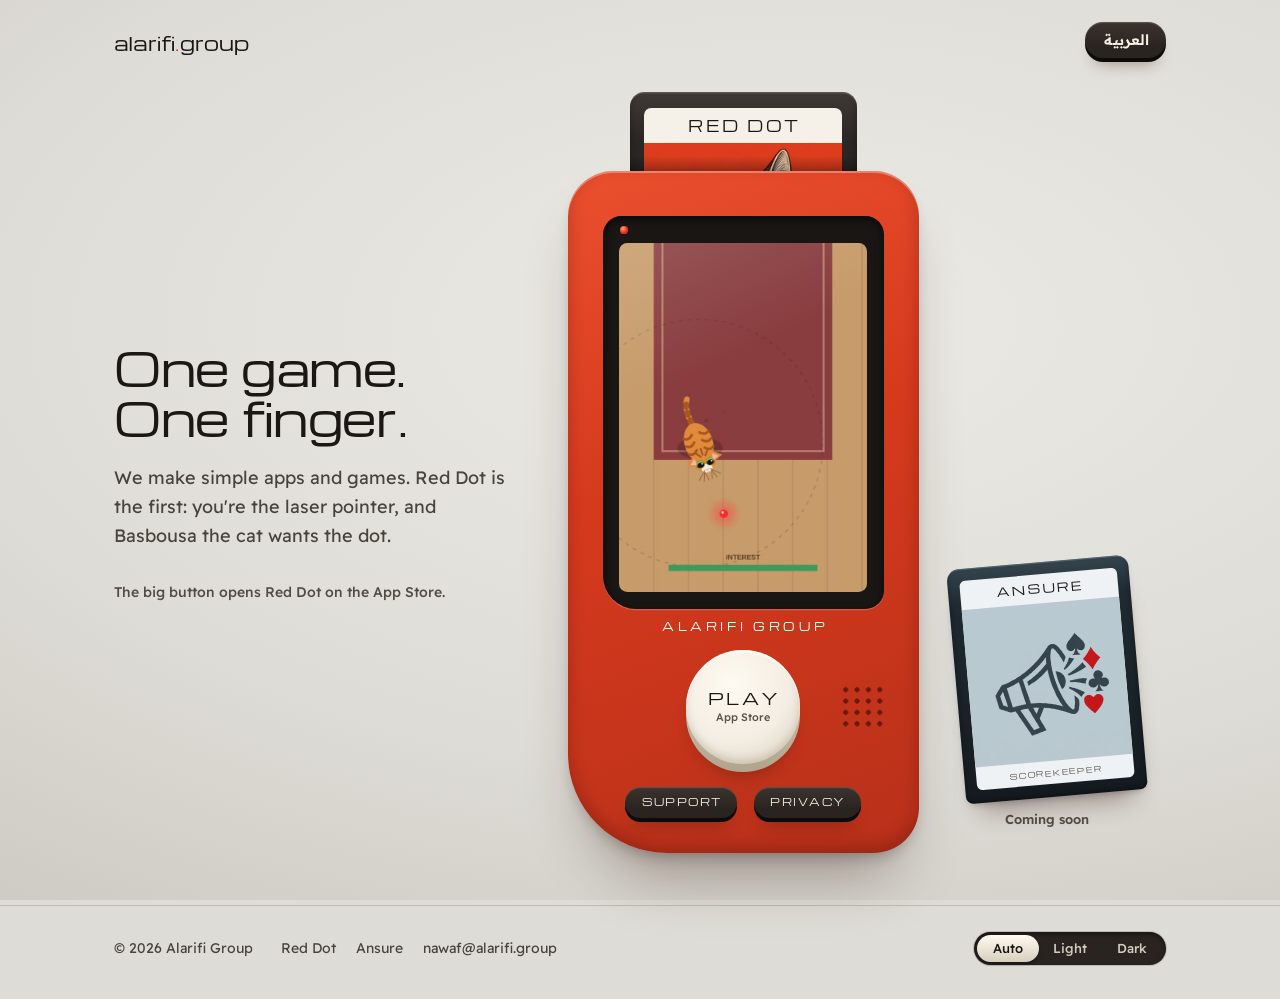
<file: index.html>
<!doctype html>
<html lang="en" dir="ltr" data-title-en="Alarifi Group" data-title-ar="مجموعة العريفي">
<head>
<meta charset="utf-8">
<meta name="viewport" content="width=device-width,initial-scale=1,viewport-fit=cover">
<title>Alarifi Group</title>
<script>(function(d){var l='en',t='';try{var m=/[?&]lang=(ar|en)(?:&|$)/.exec(location.search);if(m){l=m[1];localStorage.setItem('lang',l)}else if(localStorage.getItem('lang')==='ar'){l='ar'}t=localStorage.getItem('theme')||''}catch(e){}d.lang=l;d.dir=l==='ar'?'rtl':'ltr';if(l==='ar'){var a=d.getAttribute('data-title-ar');if(a)document.title=a}if(t==='light'||t==='dark')d.setAttribute('data-theme',t)})(document.documentElement)</script>
<meta name="description" content="Alarifi Group makes simple apps and games, including Red Dot: Cat Laser Chase for iPhone.">
<link rel="canonical" href="https://alarifi.group/">
<link rel="icon" href="favicon.svg" type="image/svg+xml">
<link rel="icon" href="favicon.ico" sizes="32x32">
<link rel="apple-touch-icon" href="apple-touch-icon.png">
<meta name="theme-color" content="#dedcd6" media="(prefers-color-scheme: light)">
<meta name="theme-color" content="#211f1d" media="(prefers-color-scheme: dark)">
<meta property="og:type" content="website">
<meta property="og:site_name" content="Alarifi Group">
<meta property="og:title" content="Alarifi Group">
<meta property="og:description" content="Alarifi Group makes simple apps and games, including Red Dot: Cat Laser Chase for iPhone.">
<meta property="og:url" content="https://alarifi.group/">
<meta property="og:image" content="https://alarifi.group/og.png">
<meta property="og:image:width" content="1200">
<meta property="og:image:height" content="630">
<meta name="twitter:card" content="summary_large_image">
<link rel="preload" href="assets/michroma-latin.woff2" as="font" type="font/woff2" crossorigin>
<link rel="preload" href="assets/readex-latin.woff2" as="font" type="font/woff2" crossorigin>
<link rel="preload" href="assets/reddot-screen.jpg" as="image">
<link rel="stylesheet" href="assets/site.css?v=99c4914076">
<script src="assets/site.js?v=fa13d0c17f" defer></script>
</head>
<body>
<header class="top wrap">
  <a class="mark" href="./"><span class="sr">Alarifi Group</span><span aria-hidden="true" dir="ltr">alarifi<span class="dot">.</span>group</span></a>
  <button class="key key-pill key-desk" type="button" data-toggle-lang><span class="key-face"><span class="key-text"><span data-when="en" lang="ar">العربية</span><span data-when="ar" lang="en">English</span></span></span></button>
</header>
<main class="home wrap">
  <section class="intro">
    <h1><span data-when="en">One game. One finger.</span><span data-when="ar" lang="ar">لعبة واحدة. إصبع واحد.</span></h1>
    <p class="lede" data-when="en">We make simple apps and games. Red Dot is the first: you're the laser pointer, and Basbousa the cat wants the dot.</p><p class="lede" data-when="ar" lang="ar">نصنع تطبيقات وألعابًا بسيطة. النقطة الحمراء أولها: أنت مؤشر الليزر، وبسبوسة القط يبغى النقطة.</p>
    <p class="hint" data-when="en">The big button opens Red Dot on the App Store.</p><p class="hint" data-when="ar" lang="ar">الزر الكبير يفتح النقطة الحمراء في App Store.</p>
  </section>
  <div class="stage has-rack">
<div class="console">
  <a class="cart" href="reddot/">
      <span class="cart-label">
        <span class="cart-name"><span data-when="en">Red Dot</span><span data-when="ar" lang="ar">النقطة الحمراء</span></span>
        <img class="cart-art" src="assets/reddot-art.jpg" width="480" height="480" alt="">
        <span class="cart-sub"><span data-when="en">Cat Laser Chase</span><span data-when="ar" lang="ar">مطاردة القط</span></span>
      </span>
    </a>
  <div class="dev">
    <div class="bezel">
      <span class="led" aria-hidden="true"></span>
      <div class="lcd"><img data-when="en" src="assets/reddot-screen.jpg" width="600" height="845" alt="Red Dot gameplay: Basbousa the cat chasing the red laser dot across a rug"><img data-when="ar" src="assets/reddot-screen.jpg" width="600" height="845" alt="لقطة من النقطة الحمراء: بسبوسة القط يطارد نقطة الليزر الحمراء"></div>
    </div>
    <p class="brand" aria-hidden="true"><span>Alarifi Group</span></p>
    <a class="key key-play" href="https://apps.apple.com/app/id6824105925">
      <span class="key-face"><span class="key-text"><span data-when="en">Play</span><span data-when="ar" lang="ar">العب</span></span><span class="sr" data-when="en"> Red Dot on the </span><span class="sr" data-when="ar" lang="ar"> النقطة الحمراء من </span><span class="key-sub">App Store</span></span>
    </a>
    <nav class="dev-keys" aria-label="Red Dot">
      <a class="key key-pill" href="reddot/support"><span class="key-face"><span class="key-text"><span data-when="en">Support</span><span data-when="ar" lang="ar">الدعم</span></span></span></a>
      <a class="key key-pill" href="reddot/privacy"><span class="key-face"><span class="key-text"><span data-when="en">Privacy</span><span data-when="ar" lang="ar">الخصوصية</span></span></span></a>
    </nav>
    <span class="grille" aria-hidden="true"></span>
  </div>
</div>
  <ul class="rack">
      <li><a class="cart" href="ansure/" style="--plastic-hi:#34444d;--plastic:#1f2a31;--plastic-lo:#141b20;--label:#eef2f4">
      <span class="cart-label">
        <span class="cart-name"><span data-when="en">Ansure</span><span data-when="ar" lang="ar">أنشر</span></span>
        <img class="cart-art" src="assets/ansure-art.jpg" width="480" height="480" alt="">
        <span class="cart-sub"><span data-when="en">Scorekeeper</span><span data-when="ar" lang="ar">سجل الصكة</span></span>
      </span>
    </a><span class="rack-note" data-when="en">Coming soon</span><span class="rack-note" data-when="ar" lang="ar">قريبًا</span></li>
  </ul>
  </div>
</main>
<footer class="foot">
  <div class="foot-in wrap">
    <p>© 2026 <span data-when="en">Alarifi Group</span><span data-when="ar" lang="ar">مجموعة العريفي</span></p>
    <ul class="foot-links">
      <li><a href="reddot/"><span data-when="en">Red Dot</span><span data-when="ar" lang="ar">النقطة الحمراء</span></a></li>
      <li><a href="ansure/"><span data-when="en">Ansure</span><span data-when="ar" lang="ar">أنشر</span></a></li>
      <li><a href="mailto:nawaf@alarifi.group"><bdi>nawaf@alarifi.group</bdi></a></li>
    </ul>
    <div class="switch" role="group" aria-label="Theme">
      <button type="button" data-set-theme="auto" aria-pressed="true"><span data-when="en">Auto</span><span data-when="ar" lang="ar">تلقائي</span></button>
      <button type="button" data-set-theme="light" aria-pressed="false"><span data-when="en">Light</span><span data-when="ar" lang="ar">فاتح</span></button>
      <button type="button" data-set-theme="dark" aria-pressed="false"><span data-when="en">Dark</span><span data-when="ar" lang="ar">داكن</span></button>
      <span class="switch-knob" aria-hidden="true"></span>
    </div>
  </div>
</footer>
</body>
</html>
</file>
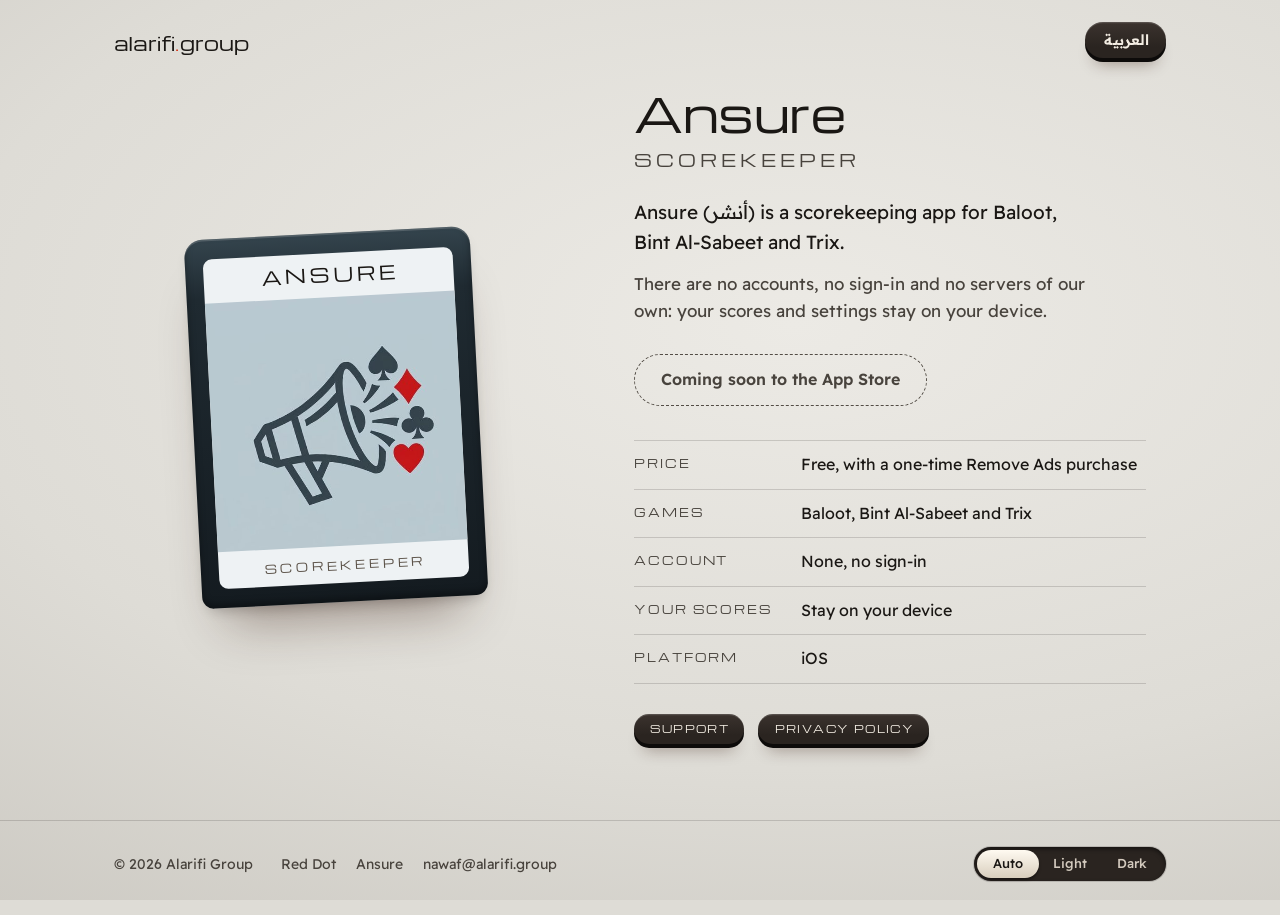
<file: ansure/index.html>
<!doctype html>
<html lang="en" dir="ltr" data-title-en="Ansure" data-title-ar="أنشر: سجل الصكة">
<head>
<meta charset="utf-8">
<meta name="viewport" content="width=device-width,initial-scale=1,viewport-fit=cover">
<title>Ansure</title>
<script>(function(d){var l='en',t='';try{var m=/[?&]lang=(ar|en)(?:&|$)/.exec(location.search);if(m){l=m[1];localStorage.setItem('lang',l)}else if(localStorage.getItem('lang')==='ar'){l='ar'}t=localStorage.getItem('theme')||''}catch(e){}d.lang=l;d.dir=l==='ar'?'rtl':'ltr';if(l==='ar'){var a=d.getAttribute('data-title-ar');if(a)document.title=a}if(t==='light'||t==='dark')d.setAttribute('data-theme',t)})(document.documentElement)</script>
<meta name="description" content="Ansure (أنشر) is a scorekeeping app for Baloot, Bint Al-Sabeet and Trix, by Alarifi Group.">
<link rel="canonical" href="https://alarifi.group/ansure/">
<link rel="icon" href="../favicon.svg" type="image/svg+xml">
<link rel="icon" href="../favicon.ico" sizes="32x32">
<link rel="apple-touch-icon" href="../apple-touch-icon.png">
<meta name="theme-color" content="#dedcd6" media="(prefers-color-scheme: light)">
<meta name="theme-color" content="#211f1d" media="(prefers-color-scheme: dark)">
<meta property="og:type" content="website">
<meta property="og:site_name" content="Alarifi Group">
<meta property="og:title" content="Ansure">
<meta property="og:description" content="Ansure (أنشر) is a scorekeeping app for Baloot, Bint Al-Sabeet and Trix, by Alarifi Group.">
<meta property="og:url" content="https://alarifi.group/ansure/">
<meta property="og:image" content="https://alarifi.group/og.png">
<meta property="og:image:width" content="1200">
<meta property="og:image:height" content="630">
<meta name="twitter:card" content="summary_large_image">
<link rel="preload" href="../assets/michroma-latin.woff2" as="font" type="font/woff2" crossorigin>
<link rel="preload" href="../assets/readex-latin.woff2" as="font" type="font/woff2" crossorigin>
<link rel="stylesheet" href="../assets/site.css?v=99c4914076">
<script src="../assets/site.js?v=fa13d0c17f" defer></script>
</head>
<body>
<header class="top wrap">
  <a class="mark" href="../"><span class="sr">Alarifi Group</span><span aria-hidden="true" dir="ltr">alarifi<span class="dot">.</span>group</span></a>
  <button class="key key-pill key-desk" type="button" data-toggle-lang><span class="key-face"><span class="key-text"><span data-when="en" lang="ar">العربية</span><span data-when="ar" lang="en">English</span></span></span></button>
</header>
<main class="app-page wrap">
  <div class="app-object">
    <div class="cart" aria-hidden="true" style="--plastic-hi:#34444d;--plastic:#1f2a31;--plastic-lo:#141b20;--label:#eef2f4">
      <span class="cart-label">
        <span class="cart-name"><span data-when="en">Ansure</span><span data-when="ar" lang="ar">أنشر</span></span>
        <img class="cart-art" src="../assets/ansure-art.jpg" width="480" height="480" alt="">
        <span class="cart-sub"><span data-when="en">Scorekeeper</span><span data-when="ar" lang="ar">سجل الصكة</span></span>
      </span>
    </div>
  </div>
  <section class="app-info">
    <h1><span data-when="en">Ansure</span><span data-when="ar" lang="ar">أنشر</span><span class="sr">: </span><span class="h1-sub"><span data-when="en">Scorekeeper</span><span data-when="ar" lang="ar">سجل الصكة</span></span></h1>
    <p class="lede" data-when="en">Ansure (أنشر) is a scorekeeping app for Baloot, Bint Al-Sabeet and Trix.</p><p class="lede" data-when="ar" lang="ar">أنشر تطبيق لتسجيل نتائج البلوت وبنت السبيت وتريكس.</p>
    <p class="more" data-when="en">There are no accounts, no sign-in and no servers of our own: your scores and settings stay on your device.</p><p class="more" data-when="ar" lang="ar">لا حسابات، ولا تسجيل دخول، ولا خوادم خاصة بنا: نتائجك وإعداداتك تبقى على جهازك فقط.</p>
    <div class="app-actions">
      <p class="app-soon"><span data-when="en">Coming soon to the App Store</span><span data-when="ar" lang="ar">قريبًا على App Store</span></p>
    </div>
    <dl class="spec">
      <div><dt><span data-when="en">Price</span><span data-when="ar" lang="ar">السعر</span></dt><dd><span data-when="en">Free, with a one-time Remove Ads purchase</span><span data-when="ar" lang="ar">مجاني، مع شراء لمرة واحدة لإزالة الإعلانات</span></dd></div>
      <div><dt><span data-when="en">Games</span><span data-when="ar" lang="ar">الألعاب</span></dt><dd><span data-when="en">Baloot, Bint Al-Sabeet and Trix</span><span data-when="ar" lang="ar">بلوت وبنت السبيت وتريكس</span></dd></div>
      <div><dt><span data-when="en">Account</span><span data-when="ar" lang="ar">الحساب</span></dt><dd><span data-when="en">None, no sign-in</span><span data-when="ar" lang="ar">لا حسابات ولا تسجيل دخول</span></dd></div>
      <div><dt><span data-when="en">Your scores</span><span data-when="ar" lang="ar">نتائجك</span></dt><dd><span data-when="en">Stay on your device</span><span data-when="ar" lang="ar">تبقى على جهازك</span></dd></div>
      <div><dt><span data-when="en">Platform</span><span data-when="ar" lang="ar">المنصة</span></dt><dd>iOS</dd></div>
    </dl>
    <nav class="app-links" aria-label="Ansure">
      <a class="key key-pill key-desk" href="support"><span class="key-face"><span class="key-text"><span data-when="en">Support</span><span data-when="ar" lang="ar">الدعم</span></span></span></a>
      <a class="key key-pill key-desk" href="privacy"><span class="key-face"><span class="key-text"><span data-when="en">Privacy policy</span><span data-when="ar" lang="ar">سياسة الخصوصية</span></span></span></a>
    </nav>
  </section>
</main>
<footer class="foot">
  <div class="foot-in wrap">
    <p>© 2026 <span data-when="en">Alarifi Group</span><span data-when="ar" lang="ar">مجموعة العريفي</span></p>
    <ul class="foot-links">
      <li><a href="../reddot/"><span data-when="en">Red Dot</span><span data-when="ar" lang="ar">النقطة الحمراء</span></a></li>
      <li><a href="../ansure/"><span data-when="en">Ansure</span><span data-when="ar" lang="ar">أنشر</span></a></li>
      <li><a href="mailto:nawaf@alarifi.group"><bdi>nawaf@alarifi.group</bdi></a></li>
    </ul>
    <div class="switch" role="group" aria-label="Theme">
      <button type="button" data-set-theme="auto" aria-pressed="true"><span data-when="en">Auto</span><span data-when="ar" lang="ar">تلقائي</span></button>
      <button type="button" data-set-theme="light" aria-pressed="false"><span data-when="en">Light</span><span data-when="ar" lang="ar">فاتح</span></button>
      <button type="button" data-set-theme="dark" aria-pressed="false"><span data-when="en">Dark</span><span data-when="ar" lang="ar">داكن</span></button>
      <span class="switch-knob" aria-hidden="true"></span>
    </div>
  </div>
</footer>
</body>
</html>
</file>
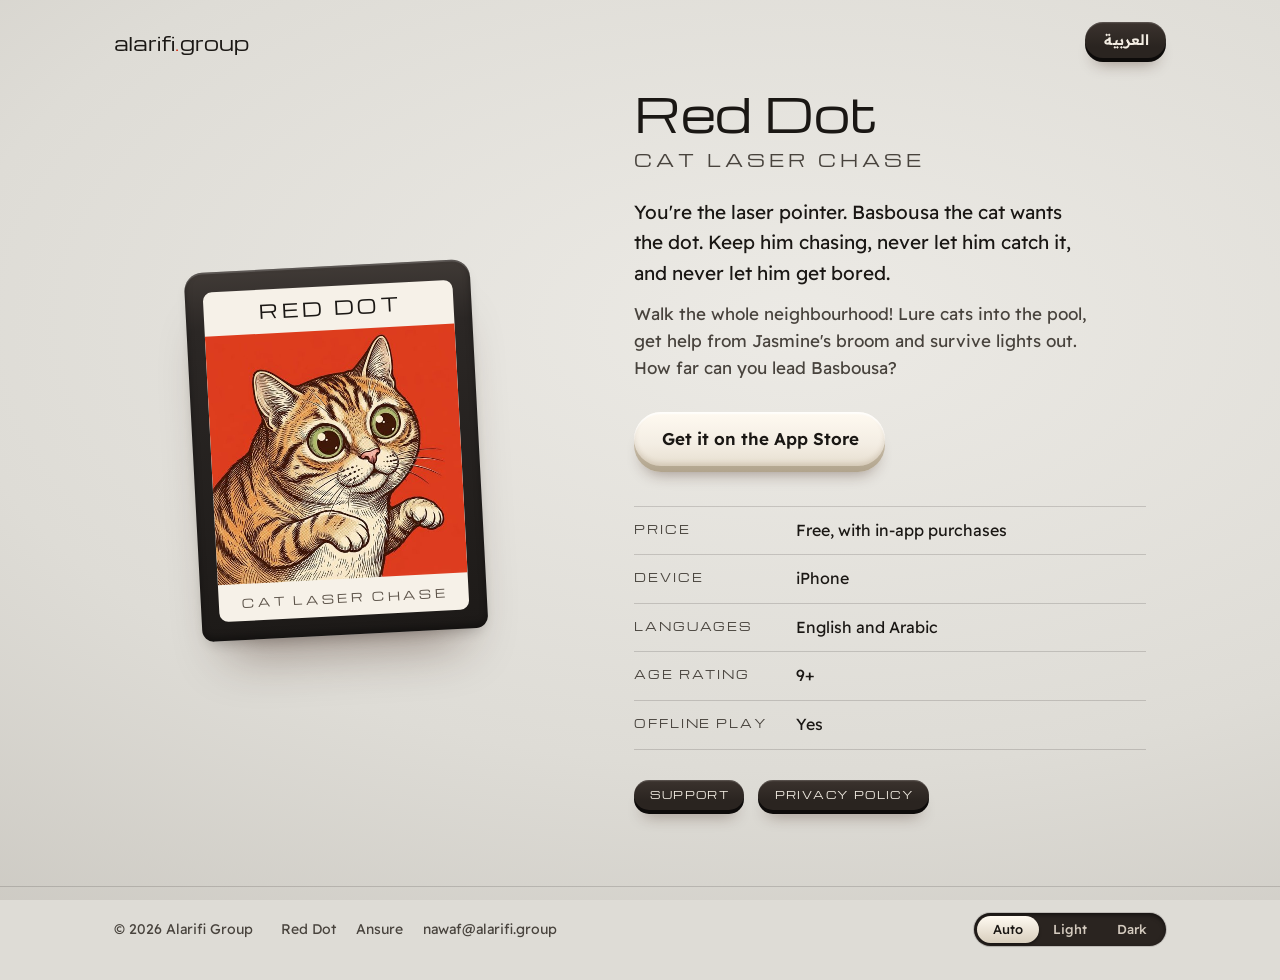
<file: reddot/index.html>
<!doctype html>
<html lang="en" dir="ltr" data-title-en="Red Dot: Cat Laser Chase" data-title-ar="النقطة الحمراء: مطاردة القط">
<head>
<meta charset="utf-8">
<meta name="viewport" content="width=device-width,initial-scale=1,viewport-fit=cover">
<title>Red Dot: Cat Laser Chase</title>
<script>(function(d){var l='en',t='';try{var m=/[?&]lang=(ar|en)(?:&|$)/.exec(location.search);if(m){l=m[1];localStorage.setItem('lang',l)}else if(localStorage.getItem('lang')==='ar'){l='ar'}t=localStorage.getItem('theme')||''}catch(e){}d.lang=l;d.dir=l==='ar'?'rtl':'ltr';if(l==='ar'){var a=d.getAttribute('data-title-ar');if(a)document.title=a}if(t==='light'||t==='dark')d.setAttribute('data-theme',t)})(document.documentElement)</script>
<meta name="description" content="You're the laser pointer. Basbousa the cat wants the dot. Red Dot: Cat Laser Chase for iPhone, by Alarifi Group.">
<link rel="canonical" href="https://alarifi.group/reddot/">
<link rel="icon" href="../favicon.svg" type="image/svg+xml">
<link rel="icon" href="../favicon.ico" sizes="32x32">
<link rel="apple-touch-icon" href="../apple-touch-icon.png">
<meta name="theme-color" content="#dedcd6" media="(prefers-color-scheme: light)">
<meta name="theme-color" content="#211f1d" media="(prefers-color-scheme: dark)">
<meta property="og:type" content="website">
<meta property="og:site_name" content="Alarifi Group">
<meta property="og:title" content="Red Dot: Cat Laser Chase">
<meta property="og:description" content="You're the laser pointer. Basbousa the cat wants the dot. Red Dot: Cat Laser Chase for iPhone, by Alarifi Group.">
<meta property="og:url" content="https://alarifi.group/reddot/">
<meta property="og:image" content="https://alarifi.group/og.png">
<meta property="og:image:width" content="1200">
<meta property="og:image:height" content="630">
<meta name="twitter:card" content="summary_large_image">
<meta name="apple-itunes-app" content="app-id=6824105925">
<link rel="preload" href="../assets/michroma-latin.woff2" as="font" type="font/woff2" crossorigin>
<link rel="preload" href="../assets/readex-latin.woff2" as="font" type="font/woff2" crossorigin>
<link rel="stylesheet" href="../assets/site.css?v=99c4914076">
<script src="../assets/site.js?v=fa13d0c17f" defer></script>
</head>
<body>
<header class="top wrap">
  <a class="mark" href="../"><span class="sr">Alarifi Group</span><span aria-hidden="true" dir="ltr">alarifi<span class="dot">.</span>group</span></a>
  <button class="key key-pill key-desk" type="button" data-toggle-lang><span class="key-face"><span class="key-text"><span data-when="en" lang="ar">العربية</span><span data-when="ar" lang="en">English</span></span></span></button>
</header>
<main class="app-page wrap">
  <div class="app-object">
    <div class="cart" aria-hidden="true">
      <span class="cart-label">
        <span class="cart-name"><span data-when="en">Red Dot</span><span data-when="ar" lang="ar">النقطة الحمراء</span></span>
        <img class="cart-art" src="../assets/reddot-art.jpg" width="480" height="480" alt="">
        <span class="cart-sub"><span data-when="en">Cat Laser Chase</span><span data-when="ar" lang="ar">مطاردة القط</span></span>
      </span>
    </div>
  </div>
  <section class="app-info">
    <h1><span data-when="en">Red Dot</span><span data-when="ar" lang="ar">النقطة الحمراء</span><span class="sr">: </span><span class="h1-sub"><span data-when="en">Cat Laser Chase</span><span data-when="ar" lang="ar">مطاردة القط</span></span></h1>
    <p class="lede" data-when="en">You're the laser pointer. Basbousa the cat wants the dot. Keep him chasing, never let him catch it, and never let him get bored.</p><p class="lede" data-when="ar" lang="ar">أنت مؤشر الليزر. بسبوسة القط يبغى النقطة. خلّه يطارد، لا تخليه يمسكها، ولا تخليه يملّ.</p>
    <p class="more" data-when="en">Walk the whole neighbourhood! Lure cats into the pool, get help from Jasmine's broom and survive lights out. How far can you lead Basbousa?</p><p class="more" data-when="ar" lang="ar">امشِ في الحي كله! ودّ القطط للمسبح، خلّ مكنسة ياسمين تساعدك، واصمد لما ينطفي النور. لين تقدر توصل مع بسبوسة؟</p>
    <div class="app-actions">
      <a class="key key-cream" href="https://apps.apple.com/app/id6824105925"><span class="key-face"><span class="key-text"><span data-when="en">Get it on the App Store</span><span data-when="ar" lang="ar">حمّلها من App Store</span></span></span></a>
    </div>
    <dl class="spec">
      <div><dt><span data-when="en">Price</span><span data-when="ar" lang="ar">السعر</span></dt><dd><span data-when="en">Free, with in-app purchases</span><span data-when="ar" lang="ar">مجانية، مع مشتريات داخل التطبيق</span></dd></div>
      <div><dt><span data-when="en">Device</span><span data-when="ar" lang="ar">الجهاز</span></dt><dd><span data-when="en">iPhone</span><span data-when="ar" lang="ar">آيفون</span></dd></div>
      <div><dt><span data-when="en">Languages</span><span data-when="ar" lang="ar">اللغات</span></dt><dd><span data-when="en">English and Arabic</span><span data-when="ar" lang="ar">العربية والإنجليزية</span></dd></div>
      <div><dt><span data-when="en">Age rating</span><span data-when="ar" lang="ar">التصنيف العمري</span></dt><dd>9+</dd></div>
      <div><dt><span data-when="en">Offline play</span><span data-when="ar" lang="ar">اللعب بدون إنترنت</span></dt><dd><span data-when="en">Yes</span><span data-when="ar" lang="ar">نعم</span></dd></div>
    </dl>
    <nav class="app-links" aria-label="Red Dot">
      <a class="key key-pill key-desk" href="support"><span class="key-face"><span class="key-text"><span data-when="en">Support</span><span data-when="ar" lang="ar">الدعم</span></span></span></a>
      <a class="key key-pill key-desk" href="privacy"><span class="key-face"><span class="key-text"><span data-when="en">Privacy policy</span><span data-when="ar" lang="ar">سياسة الخصوصية</span></span></span></a>
    </nav>
  </section>
</main>
<footer class="foot">
  <div class="foot-in wrap">
    <p>© 2026 <span data-when="en">Alarifi Group</span><span data-when="ar" lang="ar">مجموعة العريفي</span></p>
    <ul class="foot-links">
      <li><a href="../reddot/"><span data-when="en">Red Dot</span><span data-when="ar" lang="ar">النقطة الحمراء</span></a></li>
      <li><a href="../ansure/"><span data-when="en">Ansure</span><span data-when="ar" lang="ar">أنشر</span></a></li>
      <li><a href="mailto:nawaf@alarifi.group"><bdi>nawaf@alarifi.group</bdi></a></li>
    </ul>
    <div class="switch" role="group" aria-label="Theme">
      <button type="button" data-set-theme="auto" aria-pressed="true"><span data-when="en">Auto</span><span data-when="ar" lang="ar">تلقائي</span></button>
      <button type="button" data-set-theme="light" aria-pressed="false"><span data-when="en">Light</span><span data-when="ar" lang="ar">فاتح</span></button>
      <button type="button" data-set-theme="dark" aria-pressed="false"><span data-when="en">Dark</span><span data-when="ar" lang="ar">داكن</span></button>
      <span class="switch-knob" aria-hidden="true"></span>
    </div>
  </div>
</footer>
</body>
</html>
</file>
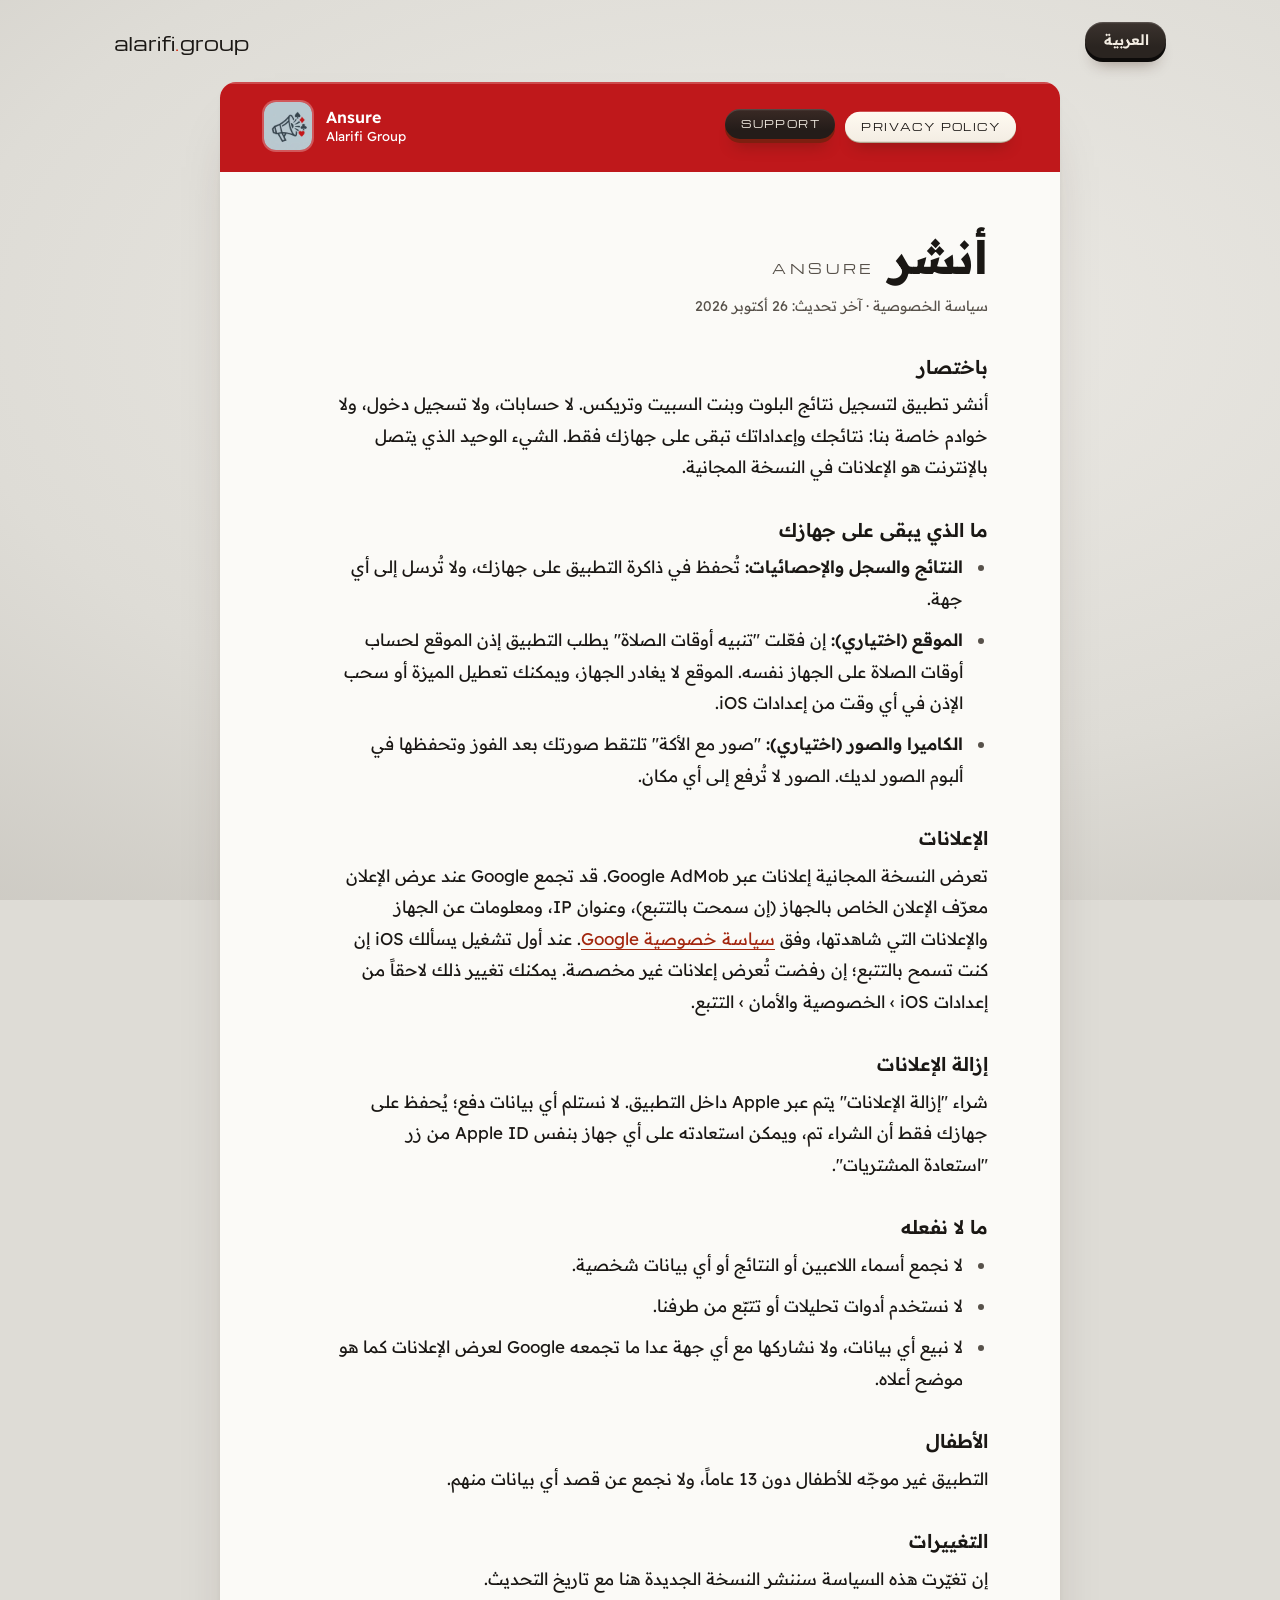
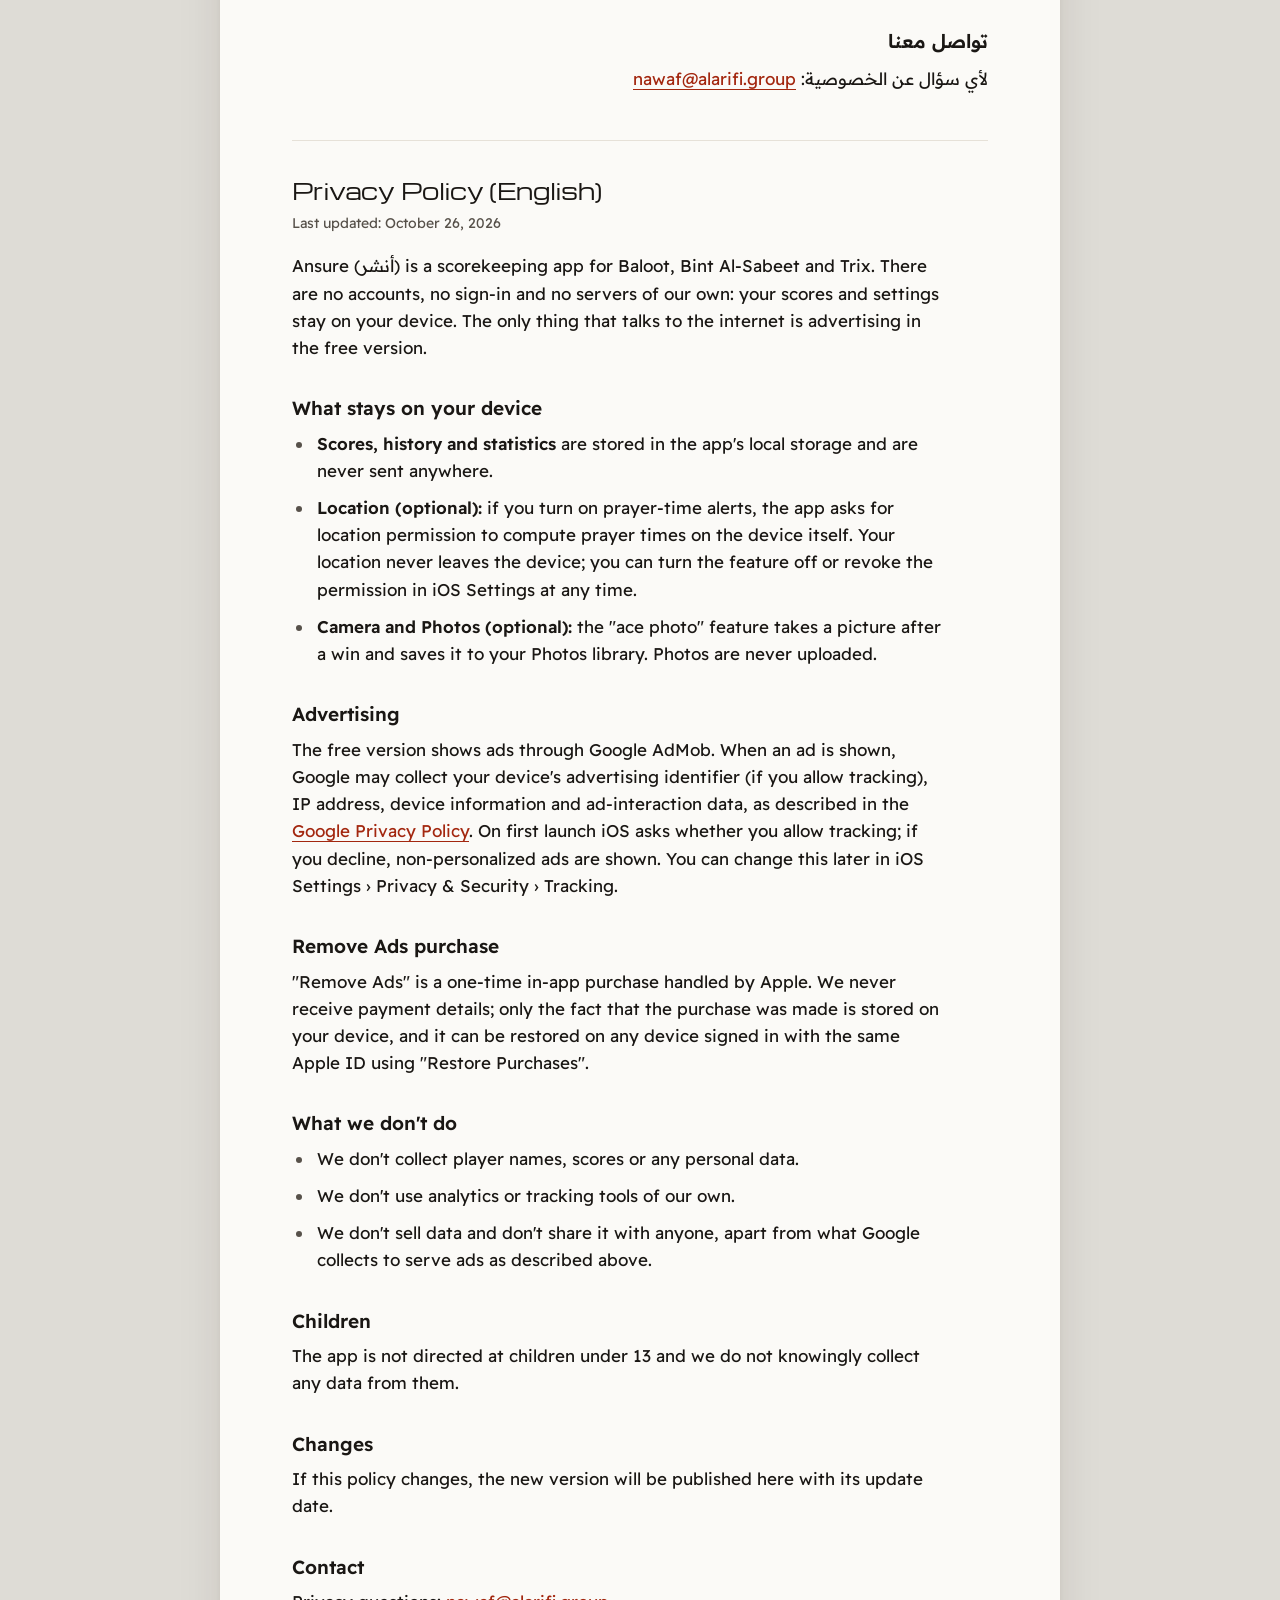
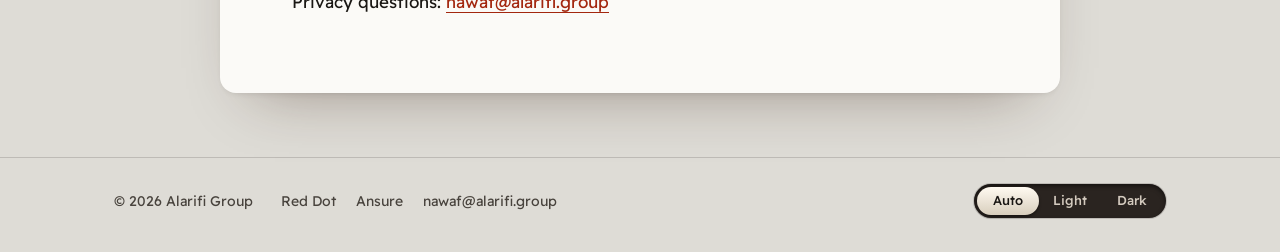
<file: ansure/privacy.html>
<!doctype html>
<html lang="en" dir="ltr" data-title-en="Ansure privacy policy" data-title-ar="سياسة الخصوصية | أنشر">
<head>
<meta charset="utf-8">
<meta name="viewport" content="width=device-width,initial-scale=1,viewport-fit=cover">
<title>Ansure privacy policy</title>
<script>(function(d){var l='en',t='';try{var m=/[?&]lang=(ar|en)(?:&|$)/.exec(location.search);if(m){l=m[1];localStorage.setItem('lang',l)}else if(localStorage.getItem('lang')==='ar'){l='ar'}t=localStorage.getItem('theme')||''}catch(e){}d.lang=l;d.dir=l==='ar'?'rtl':'ltr';if(l==='ar'){var a=d.getAttribute('data-title-ar');if(a)document.title=a}if(t==='light'||t==='dark')d.setAttribute('data-theme',t)})(document.documentElement)</script>
<meta name="description" content="Privacy policy for Ansure (أنشر) by Alarifi Group.">
<link rel="canonical" href="https://alarifi.group/ansure/privacy">
<link rel="icon" href="../favicon.svg" type="image/svg+xml">
<link rel="icon" href="../favicon.ico" sizes="32x32">
<link rel="apple-touch-icon" href="../apple-touch-icon.png">
<meta name="theme-color" content="#dedcd6" media="(prefers-color-scheme: light)">
<meta name="theme-color" content="#211f1d" media="(prefers-color-scheme: dark)">
<meta property="og:type" content="website">
<meta property="og:site_name" content="Alarifi Group">
<meta property="og:title" content="Ansure privacy policy">
<meta property="og:description" content="Privacy policy for Ansure (أنشر) by Alarifi Group.">
<meta property="og:url" content="https://alarifi.group/ansure/privacy">
<meta property="og:image" content="https://alarifi.group/og.png">
<meta property="og:image:width" content="1200">
<meta property="og:image:height" content="630">
<meta name="twitter:card" content="summary_large_image">
<link rel="preload" href="../assets/michroma-latin.woff2" as="font" type="font/woff2" crossorigin>
<link rel="preload" href="../assets/readex-latin.woff2" as="font" type="font/woff2" crossorigin>
<link rel="stylesheet" href="../assets/site.css?v=99c4914076">
<script src="../assets/site.js?v=fa13d0c17f" defer></script>
</head>
<body>
<header class="top wrap">
  <a class="mark" href="../"><span class="sr">Alarifi Group</span><span aria-hidden="true" dir="ltr">alarifi<span class="dot">.</span>group</span></a>
  <button class="key key-pill key-desk" type="button" data-toggle-lang><span class="key-face"><span class="key-text"><span data-when="en" lang="ar">العربية</span><span data-when="ar" lang="en">English</span></span></span></button>
</header>
<main class="doc-page wrap">
  <article class="sheet" style="--band:#bf181b">
    <header class="sheet-head">
      <a class="sheet-app" href="./">
        <img src="../assets/ansure-icon.jpg" width="48" height="48" alt="">
        <span><b><span data-when="en">Ansure</span><span data-when="ar" lang="ar">أنشر: سجل الصكة</span></b><small><span data-when="en">Alarifi Group</span><span data-when="ar" lang="ar">مجموعة العريفي</span></small></span>
      </a>
      <nav class="sheet-tabs" aria-label="Ansure">
        <a class="key key-pill" href="support"><span class="key-face"><span class="key-text"><span data-when="en">Support</span><span data-when="ar" lang="ar">الدعم</span></span></span></a>
        <a class="key key-pill" href="privacy" aria-current="page"><span class="key-face"><span class="key-text"><span data-when="en">Privacy policy</span><span data-when="ar" lang="ar">سياسة الخصوصية</span></span></span></a>
      </nav>
    </header>
    <div class="sheet-body">
      <section class="doc-part" lang="ar" dir="rtl">
        <div class="doc-brand"><h1>أنشر</h1><span class="doc-latin" lang="en" dir="ltr">ANSURE</span></div>
        <p class="meta">سياسة الخصوصية · آخر تحديث: 26 أكتوبر 2026</p>
        <h2>باختصار</h2>
        <p>أنشر تطبيق لتسجيل نتائج البلوت وبنت السبيت وتريكس. لا حسابات، ولا تسجيل دخول، ولا خوادم خاصة بنا: نتائجك وإعداداتك تبقى على جهازك فقط. الشيء الوحيد الذي يتصل بالإنترنت هو الإعلانات في النسخة المجانية.</p>
        <h2>ما الذي يبقى على جهازك</h2>
        <ul class="doc-list">
          <li><strong>النتائج والسجل والإحصائيات:</strong> تُحفظ في ذاكرة التطبيق على جهازك، ولا تُرسل إلى أي جهة.</li>
          <li><strong>الموقع (اختياري):</strong> إن فعّلت "تنبيه أوقات الصلاة" يطلب التطبيق إذن الموقع لحساب أوقات الصلاة على الجهاز نفسه. الموقع لا يغادر الجهاز، ويمكنك تعطيل الميزة أو سحب الإذن في أي وقت من إعدادات iOS.</li>
          <li><strong>الكاميرا والصور (اختياري):</strong> "صور مع الأكة" تلتقط صورتك بعد الفوز وتحفظها في ألبوم الصور لديك. الصور لا تُرفع إلى أي مكان.</li>
        </ul>
        <h2>الإعلانات</h2>
        <p>تعرض النسخة المجانية إعلانات عبر Google AdMob. قد تجمع Google عند عرض الإعلان معرّف الإعلان الخاص بالجهاز (إن سمحت بالتتبع)، وعنوان IP، ومعلومات عن الجهاز والإعلانات التي شاهدتها، وفق <a href="https://policies.google.com/privacy" target="_blank" rel="noopener">سياسة خصوصية Google</a>. عند أول تشغيل يسألك iOS إن كنت تسمح بالتتبع؛ إن رفضت تُعرض إعلانات غير مخصصة. يمكنك تغيير ذلك لاحقاً من إعدادات iOS › الخصوصية والأمان › التتبع.</p>
        <h2>إزالة الإعلانات</h2>
        <p>شراء "إزالة الإعلانات" يتم عبر Apple داخل التطبيق. لا نستلم أي بيانات دفع؛ يُحفظ على جهازك فقط أن الشراء تم، ويمكن استعادته على أي جهاز بنفس <span class="nobr">Apple ID</span> من زر "استعادة المشتريات".</p>
        <h2>ما لا نفعله</h2>
        <ul class="doc-list">
          <li>لا نجمع أسماء اللاعبين أو النتائج أو أي بيانات شخصية.</li>
          <li>لا نستخدم أدوات تحليلات أو تتبّع من طرفنا.</li>
          <li>لا نبيع أي بيانات، ولا نشاركها مع أي جهة عدا ما تجمعه Google لعرض الإعلانات كما هو موضح أعلاه.</li>
        </ul>
        <h2>الأطفال</h2>
        <p>التطبيق غير موجّه للأطفال دون 13 عاماً، ولا نجمع عن قصد أي بيانات منهم.</p>
        <h2>التغييرات</h2>
        <p>إن تغيّرت هذه السياسة سننشر النسخة الجديدة هنا مع تاريخ التحديث.</p>
        <h2>تواصل معنا</h2>
        <p>لأي سؤال عن الخصوصية: <a href="mailto:nawaf@alarifi.group">nawaf@alarifi.group</a></p>
      </section>
      <section class="doc-part" lang="en" dir="ltr">
        <h2>Privacy Policy (English)</h2>
        <p class="meta">Last updated: October 26, 2026</p>
        <p>Ansure (أنشر) is a scorekeeping app for Baloot, Bint Al-Sabeet and Trix. There are no accounts, no sign-in and no servers of our own: your scores and settings stay on your device. The only thing that talks to the internet is advertising in the free version.</p>
        <h2>What stays on your device</h2>
        <ul class="doc-list">
          <li><strong>Scores, history and statistics</strong> are stored in the app's local storage and are never sent anywhere.</li>
          <li><strong>Location (optional):</strong> if you turn on prayer-time alerts, the app asks for location permission to compute prayer times on the device itself. Your location never leaves the device; you can turn the feature off or revoke the permission in iOS Settings at any time.</li>
          <li><strong>Camera and Photos (optional):</strong> the "ace photo" feature takes a picture after a win and saves it to your Photos library. Photos are never uploaded.</li>
        </ul>
        <h2>Advertising</h2>
        <p>The free version shows ads through Google AdMob. When an ad is shown, Google may collect your device's advertising identifier (if you allow tracking), IP address, device information and ad-interaction data, as described in the <a href="https://policies.google.com/privacy" target="_blank" rel="noopener">Google Privacy Policy</a>. On first launch iOS asks whether you allow tracking; if you decline, non-personalized ads are shown. You can change this later in iOS Settings › Privacy &amp; Security › Tracking.</p>
        <h2>Remove Ads purchase</h2>
        <p>"Remove Ads" is a one-time in-app purchase handled by Apple. We never receive payment details; only the fact that the purchase was made is stored on your device, and it can be restored on any device signed in with the same Apple ID using "Restore Purchases".</p>
        <h2>What we don't do</h2>
        <ul class="doc-list">
          <li>We don't collect player names, scores or any personal data.</li>
          <li>We don't use analytics or tracking tools of our own.</li>
          <li>We don't sell data and don't share it with anyone, apart from what Google collects to serve ads as described above.</li>
        </ul>
        <h2>Children</h2>
        <p>The app is not directed at children under 13 and we do not knowingly collect any data from them.</p>
        <h2>Changes</h2>
        <p>If this policy changes, the new version will be published here with its update date.</p>
        <h2>Contact</h2>
        <p>Privacy questions: <a href="mailto:nawaf@alarifi.group">nawaf@alarifi.group</a></p>
      </section>
    </div>
  </article>
</main>
<footer class="foot">
  <div class="foot-in wrap">
    <p>© 2026 <span data-when="en">Alarifi Group</span><span data-when="ar" lang="ar">مجموعة العريفي</span></p>
    <ul class="foot-links">
      <li><a href="../reddot/"><span data-when="en">Red Dot</span><span data-when="ar" lang="ar">النقطة الحمراء</span></a></li>
      <li><a href="../ansure/"><span data-when="en">Ansure</span><span data-when="ar" lang="ar">أنشر</span></a></li>
      <li><a href="mailto:nawaf@alarifi.group"><bdi>nawaf@alarifi.group</bdi></a></li>
    </ul>
    <div class="switch" role="group" aria-label="Theme">
      <button type="button" data-set-theme="auto" aria-pressed="true"><span data-when="en">Auto</span><span data-when="ar" lang="ar">تلقائي</span></button>
      <button type="button" data-set-theme="light" aria-pressed="false"><span data-when="en">Light</span><span data-when="ar" lang="ar">فاتح</span></button>
      <button type="button" data-set-theme="dark" aria-pressed="false"><span data-when="en">Dark</span><span data-when="ar" lang="ar">داكن</span></button>
      <span class="switch-knob" aria-hidden="true"></span>
    </div>
  </div>
</footer>
</body>
</html>
</file>
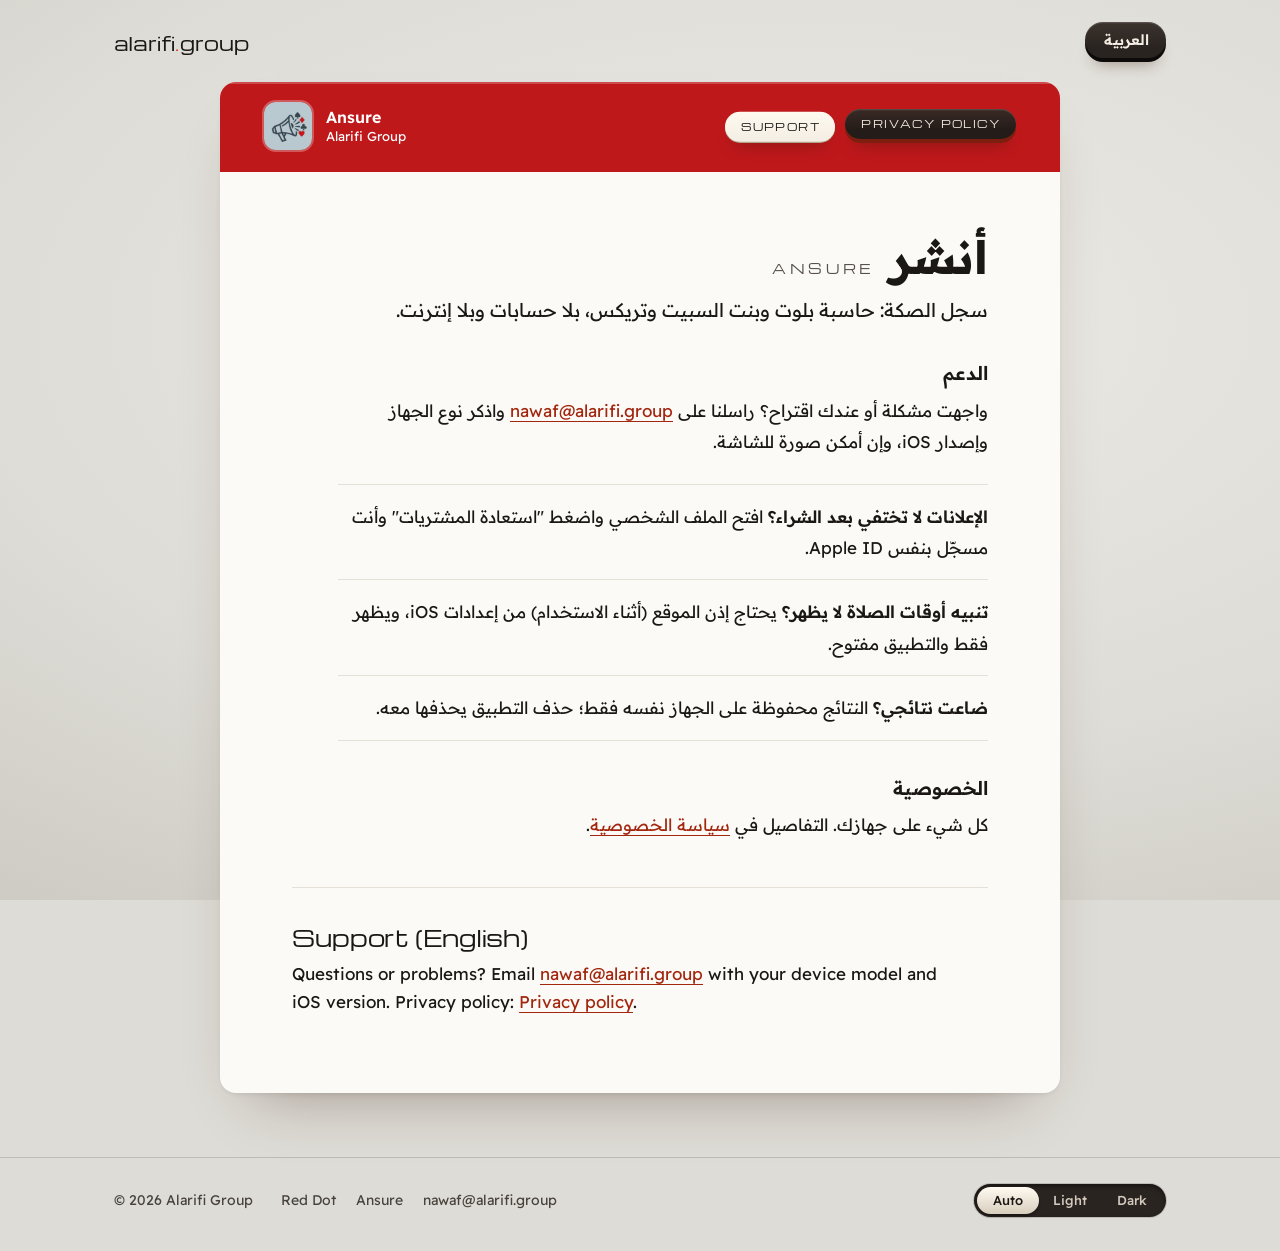
<file: ansure/support.html>
<!doctype html>
<html lang="en" dir="ltr" data-title-en="Ansure support" data-title-ar="الدعم | أنشر">
<head>
<meta charset="utf-8">
<meta name="viewport" content="width=device-width,initial-scale=1,viewport-fit=cover">
<title>Ansure support</title>
<script>(function(d){var l='en',t='';try{var m=/[?&]lang=(ar|en)(?:&|$)/.exec(location.search);if(m){l=m[1];localStorage.setItem('lang',l)}else if(localStorage.getItem('lang')==='ar'){l='ar'}t=localStorage.getItem('theme')||''}catch(e){}d.lang=l;d.dir=l==='ar'?'rtl':'ltr';if(l==='ar'){var a=d.getAttribute('data-title-ar');if(a)document.title=a}if(t==='light'||t==='dark')d.setAttribute('data-theme',t)})(document.documentElement)</script>
<meta name="description" content="Support for Ansure (أنشر), the scorekeeper for Baloot, Bint Al-Sabeet and Trix. Email nawaf@alarifi.group.">
<link rel="canonical" href="https://alarifi.group/ansure/support">
<link rel="icon" href="../favicon.svg" type="image/svg+xml">
<link rel="icon" href="../favicon.ico" sizes="32x32">
<link rel="apple-touch-icon" href="../apple-touch-icon.png">
<meta name="theme-color" content="#dedcd6" media="(prefers-color-scheme: light)">
<meta name="theme-color" content="#211f1d" media="(prefers-color-scheme: dark)">
<meta property="og:type" content="website">
<meta property="og:site_name" content="Alarifi Group">
<meta property="og:title" content="Ansure support">
<meta property="og:description" content="Support for Ansure (أنشر), the scorekeeper for Baloot, Bint Al-Sabeet and Trix. Email nawaf@alarifi.group.">
<meta property="og:url" content="https://alarifi.group/ansure/support">
<meta property="og:image" content="https://alarifi.group/og.png">
<meta property="og:image:width" content="1200">
<meta property="og:image:height" content="630">
<meta name="twitter:card" content="summary_large_image">
<link rel="preload" href="../assets/michroma-latin.woff2" as="font" type="font/woff2" crossorigin>
<link rel="preload" href="../assets/readex-latin.woff2" as="font" type="font/woff2" crossorigin>
<link rel="stylesheet" href="../assets/site.css?v=99c4914076">
<script src="../assets/site.js?v=fa13d0c17f" defer></script>
</head>
<body>
<header class="top wrap">
  <a class="mark" href="../"><span class="sr">Alarifi Group</span><span aria-hidden="true" dir="ltr">alarifi<span class="dot">.</span>group</span></a>
  <button class="key key-pill key-desk" type="button" data-toggle-lang><span class="key-face"><span class="key-text"><span data-when="en" lang="ar">العربية</span><span data-when="ar" lang="en">English</span></span></span></button>
</header>
<main class="doc-page wrap">
  <article class="sheet" style="--band:#bf181b">
    <header class="sheet-head">
      <a class="sheet-app" href="./">
        <img src="../assets/ansure-icon.jpg" width="48" height="48" alt="">
        <span><b><span data-when="en">Ansure</span><span data-when="ar" lang="ar">أنشر: سجل الصكة</span></b><small><span data-when="en">Alarifi Group</span><span data-when="ar" lang="ar">مجموعة العريفي</span></small></span>
      </a>
      <nav class="sheet-tabs" aria-label="Ansure">
        <a class="key key-pill" href="support" aria-current="page"><span class="key-face"><span class="key-text"><span data-when="en">Support</span><span data-when="ar" lang="ar">الدعم</span></span></span></a>
        <a class="key key-pill" href="privacy"><span class="key-face"><span class="key-text"><span data-when="en">Privacy policy</span><span data-when="ar" lang="ar">سياسة الخصوصية</span></span></span></a>
      </nav>
    </header>
    <div class="sheet-body">
      <section class="doc-part" lang="ar" dir="rtl">
        <div class="doc-brand"><h1>أنشر</h1><span class="doc-latin" lang="en" dir="ltr">ANSURE</span></div>
        <p class="lead">سجل الصكة: حاسبة بلوت وبنت السبيت وتريكس، بلا حسابات وبلا إنترنت.</p>
        <h2>الدعم</h2>
        <p>واجهت مشكلة أو عندك اقتراح؟ راسلنا على <a href="mailto:nawaf@alarifi.group">nawaf@alarifi.group</a> واذكر نوع الجهاز وإصدار iOS، وإن أمكن صورة للشاشة.</p>
        <ul class="qa">
          <li><strong>الإعلانات لا تختفي بعد الشراء؟</strong> افتح الملف الشخصي واضغط "استعادة المشتريات" وأنت مسجّل بنفس <span class="nobr">Apple ID</span>.</li>
          <li><strong>تنبيه أوقات الصلاة لا يظهر؟</strong> يحتاج إذن الموقع (أثناء الاستخدام) من إعدادات iOS، ويظهر فقط والتطبيق مفتوح.</li>
          <li><strong>ضاعت نتائجي؟</strong> النتائج محفوظة على الجهاز نفسه فقط؛ حذف التطبيق يحذفها معه.</li>
        </ul>
        <h2>الخصوصية</h2>
        <p>كل شيء على جهازك. التفاصيل في <a href="privacy">سياسة الخصوصية</a>.</p>
      </section>
      <section class="doc-part" lang="en" dir="ltr">
        <h2>Support (English)</h2>
        <p>Questions or problems? Email <a href="mailto:nawaf@alarifi.group">nawaf@alarifi.group</a> with your device model and iOS version. Privacy policy: <a href="privacy">Privacy policy</a>.</p>
      </section>
    </div>
  </article>
</main>
<footer class="foot">
  <div class="foot-in wrap">
    <p>© 2026 <span data-when="en">Alarifi Group</span><span data-when="ar" lang="ar">مجموعة العريفي</span></p>
    <ul class="foot-links">
      <li><a href="../reddot/"><span data-when="en">Red Dot</span><span data-when="ar" lang="ar">النقطة الحمراء</span></a></li>
      <li><a href="../ansure/"><span data-when="en">Ansure</span><span data-when="ar" lang="ar">أنشر</span></a></li>
      <li><a href="mailto:nawaf@alarifi.group"><bdi>nawaf@alarifi.group</bdi></a></li>
    </ul>
    <div class="switch" role="group" aria-label="Theme">
      <button type="button" data-set-theme="auto" aria-pressed="true"><span data-when="en">Auto</span><span data-when="ar" lang="ar">تلقائي</span></button>
      <button type="button" data-set-theme="light" aria-pressed="false"><span data-when="en">Light</span><span data-when="ar" lang="ar">فاتح</span></button>
      <button type="button" data-set-theme="dark" aria-pressed="false"><span data-when="en">Dark</span><span data-when="ar" lang="ar">داكن</span></button>
      <span class="switch-knob" aria-hidden="true"></span>
    </div>
  </div>
</footer>
</body>
</html>
</file>
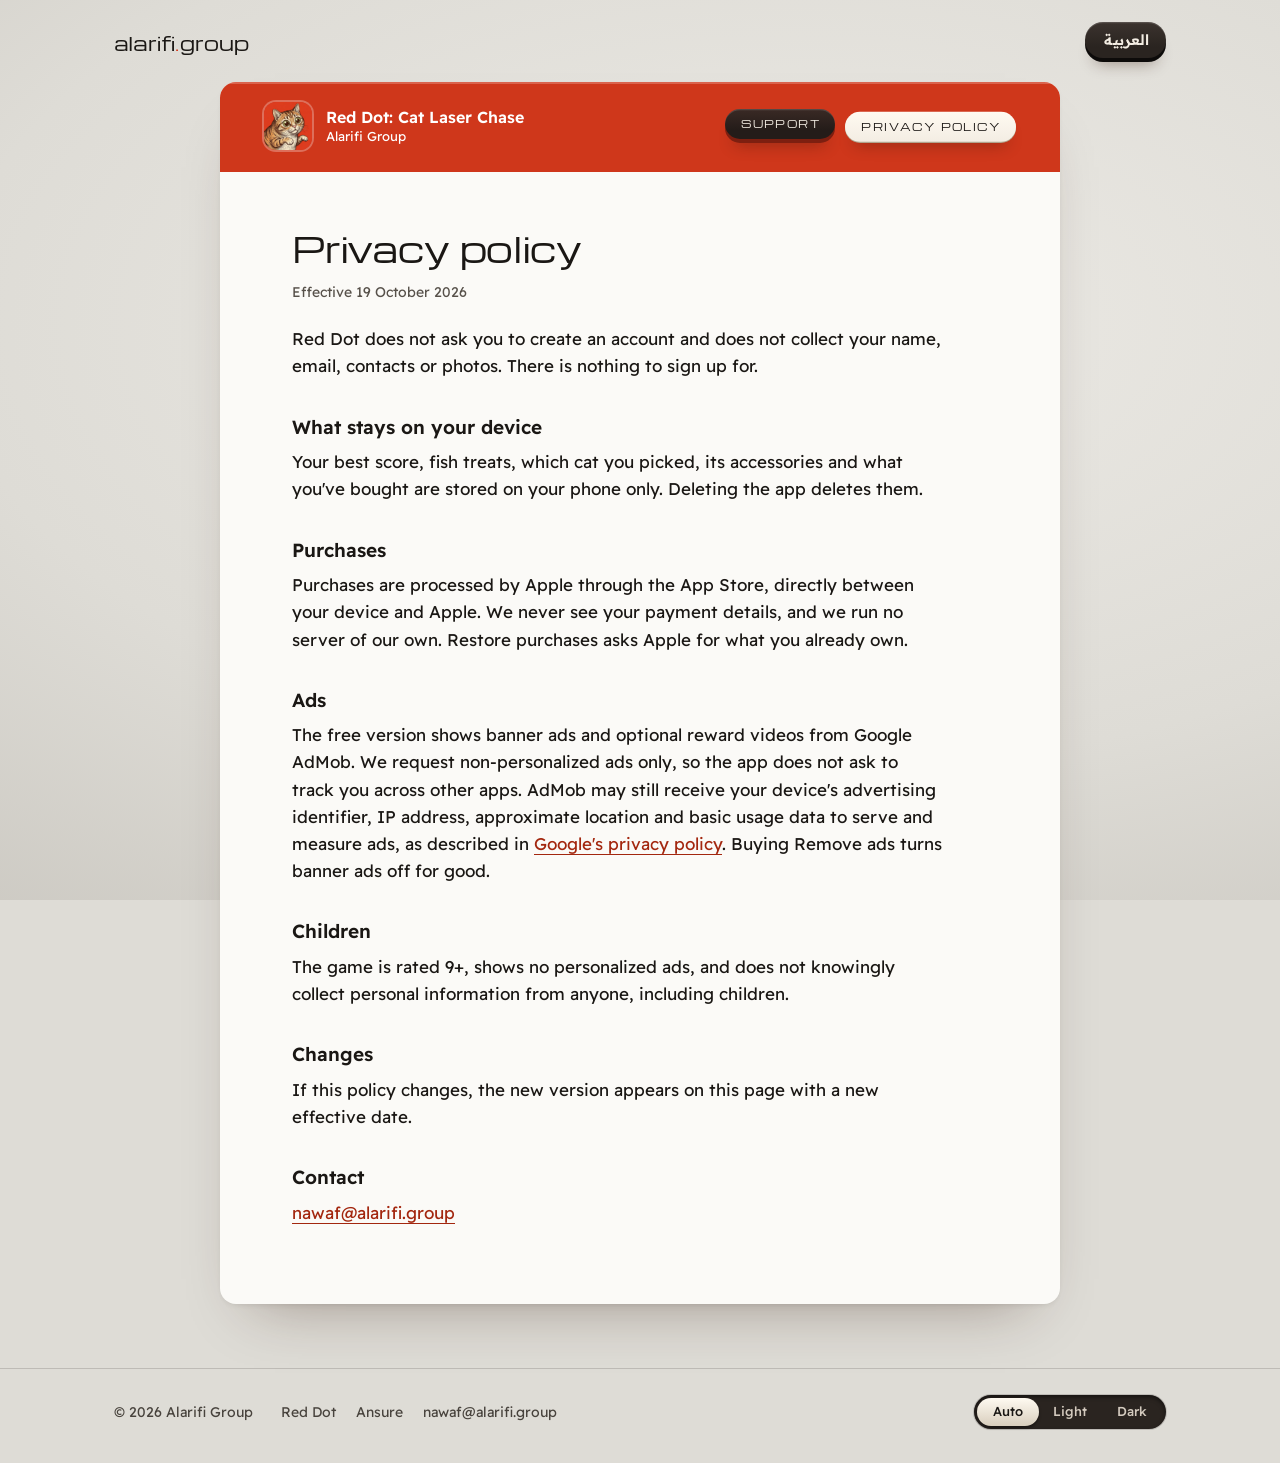
<file: reddot/privacy.html>
<!doctype html>
<html lang="en" dir="ltr" data-title-en="Red Dot privacy policy" data-title-ar="سياسة الخصوصية: النقطة الحمراء">
<head>
<meta charset="utf-8">
<meta name="viewport" content="width=device-width,initial-scale=1,viewport-fit=cover">
<title>Red Dot privacy policy</title>
<script>(function(d){var l='en',t='';try{var m=/[?&]lang=(ar|en)(?:&|$)/.exec(location.search);if(m){l=m[1];localStorage.setItem('lang',l)}else if(localStorage.getItem('lang')==='ar'){l='ar'}t=localStorage.getItem('theme')||''}catch(e){}d.lang=l;d.dir=l==='ar'?'rtl':'ltr';if(l==='ar'){var a=d.getAttribute('data-title-ar');if(a)document.title=a}if(t==='light'||t==='dark')d.setAttribute('data-theme',t)})(document.documentElement)</script>
<meta name="description" content="Privacy policy for Red Dot: Cat Laser Chase by Alarifi Group.">
<link rel="canonical" href="https://alarifi.group/reddot/privacy">
<link rel="icon" href="../favicon.svg" type="image/svg+xml">
<link rel="icon" href="../favicon.ico" sizes="32x32">
<link rel="apple-touch-icon" href="../apple-touch-icon.png">
<meta name="theme-color" content="#dedcd6" media="(prefers-color-scheme: light)">
<meta name="theme-color" content="#211f1d" media="(prefers-color-scheme: dark)">
<meta property="og:type" content="website">
<meta property="og:site_name" content="Alarifi Group">
<meta property="og:title" content="Red Dot privacy policy">
<meta property="og:description" content="Privacy policy for Red Dot: Cat Laser Chase by Alarifi Group.">
<meta property="og:url" content="https://alarifi.group/reddot/privacy">
<meta property="og:image" content="https://alarifi.group/og.png">
<meta property="og:image:width" content="1200">
<meta property="og:image:height" content="630">
<meta name="twitter:card" content="summary_large_image">
<link rel="preload" href="../assets/michroma-latin.woff2" as="font" type="font/woff2" crossorigin>
<link rel="preload" href="../assets/readex-latin.woff2" as="font" type="font/woff2" crossorigin>
<link rel="stylesheet" href="../assets/site.css?v=99c4914076">
<script src="../assets/site.js?v=fa13d0c17f" defer></script>
</head>
<body>
<header class="top wrap">
  <a class="mark" href="../"><span class="sr">Alarifi Group</span><span aria-hidden="true" dir="ltr">alarifi<span class="dot">.</span>group</span></a>
  <button class="key key-pill key-desk" type="button" data-toggle-lang><span class="key-face"><span class="key-text"><span data-when="en" lang="ar">العربية</span><span data-when="ar" lang="en">English</span></span></span></button>
</header>
<main class="doc-page wrap">
  <article class="sheet">
    <header class="sheet-head">
      <a class="sheet-app" href="./">
        <img src="../assets/reddot-icon.jpg" width="48" height="48" alt="">
        <span><b><span data-when="en">Red Dot: Cat Laser Chase</span><span data-when="ar" lang="ar">النقطة الحمراء: مطاردة القط</span></b><small><span data-when="en">Alarifi Group</span><span data-when="ar" lang="ar">مجموعة العريفي</span></small></span>
      </a>
      <nav class="sheet-tabs" aria-label="Red Dot">
        <a class="key key-pill" href="support"><span class="key-face"><span class="key-text"><span data-when="en">Support</span><span data-when="ar" lang="ar">الدعم</span></span></span></a>
        <a class="key key-pill" href="privacy" aria-current="page"><span class="key-face"><span class="key-text"><span data-when="en">Privacy policy</span><span data-when="ar" lang="ar">سياسة الخصوصية</span></span></span></a>
      </nav>
    </header>
    <div class="sheet-body">
      <h1><span data-when="en">Privacy policy</span><span data-when="ar" lang="ar">سياسة الخصوصية</span></h1>
      <p class="meta" data-when="en">Effective 19 October 2026</p><p class="meta" data-when="ar" lang="ar">سارية من 19 أكتوبر 2026</p>
      <p data-when="en">Red Dot does not ask you to create an account and does not collect your name, email, contacts or photos. There is nothing to sign up for.</p><p data-when="ar" lang="ar">لا تطلب منك لعبة النقطة الحمراء إنشاء حساب، ولا تجمع اسمك أو بريدك الإلكتروني أو جهات اتصالك أو صورك. لا يوجد أي تسجيل.</p>
      <h2 data-when="en">What stays on your device</h2><h2 data-when="ar" lang="ar">ما يبقى على جهازك</h2>
      <p data-when="en">Your best score, fish treats, which cat you picked, its accessories and what you've bought are stored on your phone only. Deleting the app deletes them.</p><p data-when="ar" lang="ar">أفضل نتيجة لك، والسمك الذي جمعته، والقط الذي اخترته وإكسسواراته، وما اشتريته، كلها محفوظة على جوالك فقط. حذف التطبيق يحذفها.</p>
      <h2 data-when="en">Purchases</h2><h2 data-when="ar" lang="ar">المشتريات</h2>
      <p data-when="en">Purchases are processed by Apple through the App Store, directly between your device and Apple. We never see your payment details, and we run no server of our own. Restore purchases asks Apple for what you already own.</p><p data-when="ar" lang="ar">تعالج Apple المشتريات عبر App Store، مباشرة بين جهازك وApple. لا نرى بيانات الدفع الخاصة بك أبدًا، ولا نشغّل أي خادم خاص بنا. خيار «استعادة المشتريات» يطلب من Apple ما تملكه مسبقًا.</p>
      <h2 data-when="en">Ads</h2><h2 data-when="ar" lang="ar">الإعلانات</h2>
      <p data-when="en">The free version shows banner ads and optional reward videos from Google AdMob. We request non-personalized ads only, so the app does not ask to track you across other apps. AdMob may still receive your device's advertising identifier, IP address, approximate location and basic usage data to serve and measure ads, as described in <a href="https://policies.google.com/privacy">Google's privacy policy</a>. Buying Remove ads turns banner ads off for good.</p><p data-when="ar" lang="ar">تعرض النسخة المجانية إعلانات شريطية ومقاطع فيديو اختيارية بمكافأة من Google AdMob. نطلب إعلانات غير مخصصة فقط، لذلك لا يطلب التطبيق إذنك لتتبعك عبر التطبيقات الأخرى. ومع ذلك قد يتلقى AdMob معرّف الإعلانات الخاص بجهازك، وعنوان IP، وموقعك التقريبي، وبيانات استخدام أساسية لعرض الإعلانات وقياسها، كما توضح <a href="https://policies.google.com/privacy">سياسة الخصوصية لدى Google</a>. شراء «إزالة الإعلانات» يوقف الإعلانات الشريطية نهائيًا.</p>
      <h2 data-when="en">Children</h2><h2 data-when="ar" lang="ar">الأطفال</h2>
      <p data-when="en">The game is rated 9+, shows no personalized ads, and does not knowingly collect personal information from anyone, including children.</p><p data-when="ar" lang="ar">تصنيف اللعبة 9+، ولا تعرض إعلانات مخصصة، ولا تجمع عن علم أي معلومات شخصية من أي شخص، بما في ذلك الأطفال.</p>
      <h2 data-when="en">Changes</h2><h2 data-when="ar" lang="ar">التغييرات</h2>
      <p data-when="en">If this policy changes, the new version appears on this page with a new effective date.</p><p data-when="ar" lang="ar">إذا تغيّرت هذه السياسة، تظهر النسخة الجديدة في هذه الصفحة بتاريخ سريان جديد.</p>
      <h2 data-when="en">Contact</h2><h2 data-when="ar" lang="ar">التواصل</h2>
      <p><a href="mailto:nawaf@alarifi.group"><bdi>nawaf@alarifi.group</bdi></a></p>
    </div>
  </article>
</main>
<footer class="foot">
  <div class="foot-in wrap">
    <p>© 2026 <span data-when="en">Alarifi Group</span><span data-when="ar" lang="ar">مجموعة العريفي</span></p>
    <ul class="foot-links">
      <li><a href="../reddot/"><span data-when="en">Red Dot</span><span data-when="ar" lang="ar">النقطة الحمراء</span></a></li>
      <li><a href="../ansure/"><span data-when="en">Ansure</span><span data-when="ar" lang="ar">أنشر</span></a></li>
      <li><a href="mailto:nawaf@alarifi.group"><bdi>nawaf@alarifi.group</bdi></a></li>
    </ul>
    <div class="switch" role="group" aria-label="Theme">
      <button type="button" data-set-theme="auto" aria-pressed="true"><span data-when="en">Auto</span><span data-when="ar" lang="ar">تلقائي</span></button>
      <button type="button" data-set-theme="light" aria-pressed="false"><span data-when="en">Light</span><span data-when="ar" lang="ar">فاتح</span></button>
      <button type="button" data-set-theme="dark" aria-pressed="false"><span data-when="en">Dark</span><span data-when="ar" lang="ar">داكن</span></button>
      <span class="switch-knob" aria-hidden="true"></span>
    </div>
  </div>
</footer>
</body>
</html>
</file>
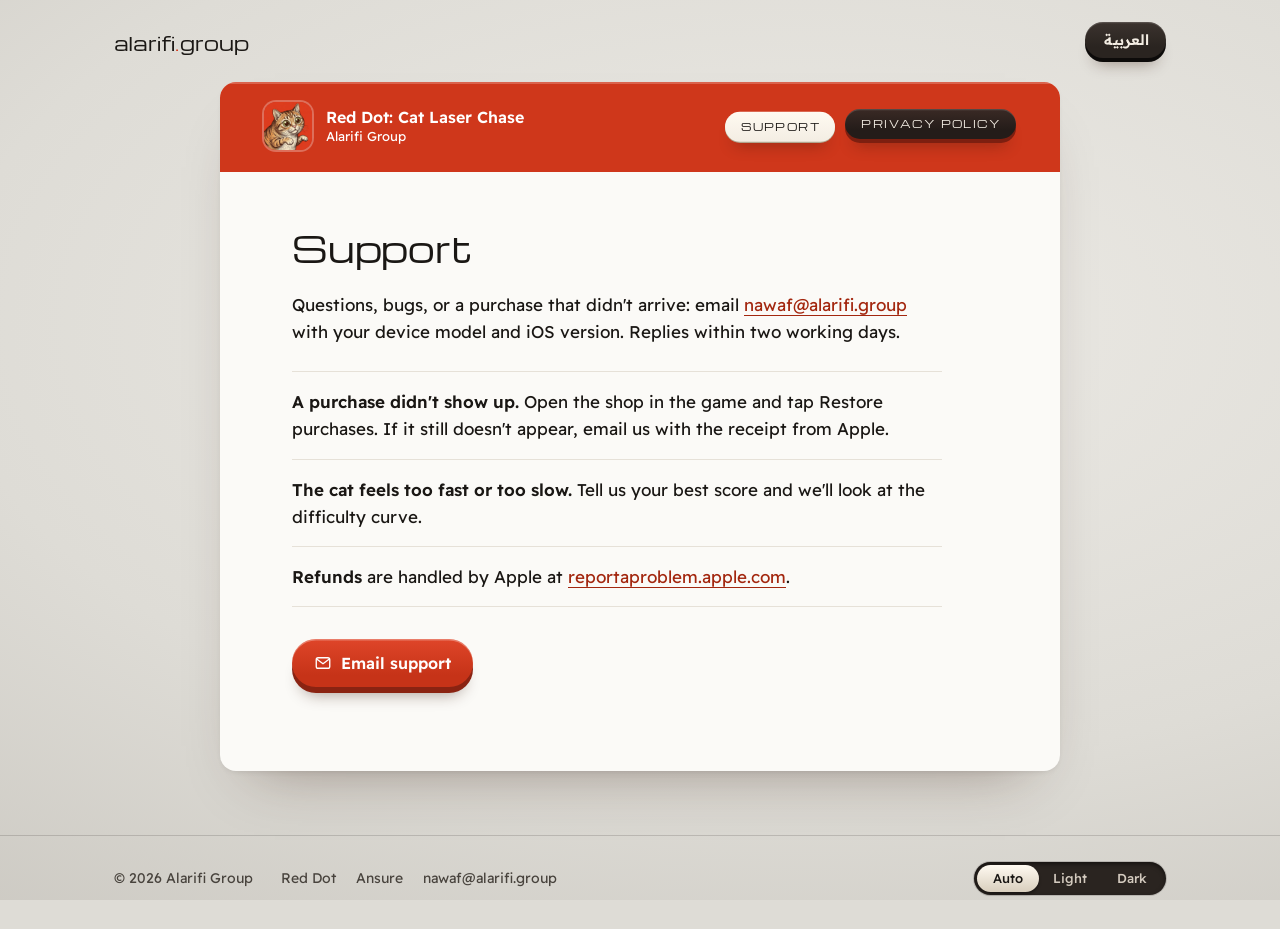
<file: reddot/support.html>
<!doctype html>
<html lang="en" dir="ltr" data-title-en="Red Dot support" data-title-ar="دعم النقطة الحمراء">
<head>
<meta charset="utf-8">
<meta name="viewport" content="width=device-width,initial-scale=1,viewport-fit=cover">
<title>Red Dot support</title>
<script>(function(d){var l='en',t='';try{var m=/[?&]lang=(ar|en)(?:&|$)/.exec(location.search);if(m){l=m[1];localStorage.setItem('lang',l)}else if(localStorage.getItem('lang')==='ar'){l='ar'}t=localStorage.getItem('theme')||''}catch(e){}d.lang=l;d.dir=l==='ar'?'rtl':'ltr';if(l==='ar'){var a=d.getAttribute('data-title-ar');if(a)document.title=a}if(t==='light'||t==='dark')d.setAttribute('data-theme',t)})(document.documentElement)</script>
<meta name="description" content="Help with Red Dot: Cat Laser Chase. Email nawaf@alarifi.group.">
<link rel="canonical" href="https://alarifi.group/reddot/support">
<link rel="icon" href="../favicon.svg" type="image/svg+xml">
<link rel="icon" href="../favicon.ico" sizes="32x32">
<link rel="apple-touch-icon" href="../apple-touch-icon.png">
<meta name="theme-color" content="#dedcd6" media="(prefers-color-scheme: light)">
<meta name="theme-color" content="#211f1d" media="(prefers-color-scheme: dark)">
<meta property="og:type" content="website">
<meta property="og:site_name" content="Alarifi Group">
<meta property="og:title" content="Red Dot support">
<meta property="og:description" content="Help with Red Dot: Cat Laser Chase. Email nawaf@alarifi.group.">
<meta property="og:url" content="https://alarifi.group/reddot/support">
<meta property="og:image" content="https://alarifi.group/og.png">
<meta property="og:image:width" content="1200">
<meta property="og:image:height" content="630">
<meta name="twitter:card" content="summary_large_image">
<link rel="preload" href="../assets/michroma-latin.woff2" as="font" type="font/woff2" crossorigin>
<link rel="preload" href="../assets/readex-latin.woff2" as="font" type="font/woff2" crossorigin>
<link rel="stylesheet" href="../assets/site.css?v=99c4914076">
<script src="../assets/site.js?v=fa13d0c17f" defer></script>
</head>
<body>
<header class="top wrap">
  <a class="mark" href="../"><span class="sr">Alarifi Group</span><span aria-hidden="true" dir="ltr">alarifi<span class="dot">.</span>group</span></a>
  <button class="key key-pill key-desk" type="button" data-toggle-lang><span class="key-face"><span class="key-text"><span data-when="en" lang="ar">العربية</span><span data-when="ar" lang="en">English</span></span></span></button>
</header>
<main class="doc-page wrap">
  <article class="sheet">
    <header class="sheet-head">
      <a class="sheet-app" href="./">
        <img src="../assets/reddot-icon.jpg" width="48" height="48" alt="">
        <span><b><span data-when="en">Red Dot: Cat Laser Chase</span><span data-when="ar" lang="ar">النقطة الحمراء: مطاردة القط</span></b><small><span data-when="en">Alarifi Group</span><span data-when="ar" lang="ar">مجموعة العريفي</span></small></span>
      </a>
      <nav class="sheet-tabs" aria-label="Red Dot">
        <a class="key key-pill" href="support" aria-current="page"><span class="key-face"><span class="key-text"><span data-when="en">Support</span><span data-when="ar" lang="ar">الدعم</span></span></span></a>
        <a class="key key-pill" href="privacy"><span class="key-face"><span class="key-text"><span data-when="en">Privacy policy</span><span data-when="ar" lang="ar">سياسة الخصوصية</span></span></span></a>
      </nav>
    </header>
    <div class="sheet-body">
      <h1><span data-when="en">Support</span><span data-when="ar" lang="ar">الدعم</span></h1>
      <p data-when="en">Questions, bugs, or a purchase that didn't arrive: email <a href="mailto:nawaf@alarifi.group"><bdi>nawaf@alarifi.group</bdi></a> with your device model and iOS version. Replies within two working days.</p><p data-when="ar" lang="ar">عندك سؤال، أو واجهت خللًا، أو ما وصلك شيء اشتريته؟ راسلنا على <a href="mailto:nawaf@alarifi.group"><bdi>nawaf@alarifi.group</bdi></a> مع طراز جهازك وإصدار iOS. نرد خلال يومي عمل.</p>
      <ul class="qa">
        <li data-when="en"><b>A purchase didn't show up.</b> Open the shop in the game and tap Restore purchases. If it still doesn't appear, email us with the receipt from Apple.</li><li data-when="ar" lang="ar"><b>ما ظهر شيء اشتريته.</b> افتح المتجر في اللعبة واضغط «استعادة المشتريات». إذا ما ظهر بعدها، راسلنا مع إيصال الشراء من Apple.</li>
        <li data-when="en"><b>The cat feels too fast or too slow.</b> Tell us your best score and we'll look at the difficulty curve.</li><li data-when="ar" lang="ar"><b>القط سريع جدًا أو بطيء جدًا.</b> أرسل لنا أفضل نتيجة لك وبنراجع مستوى الصعوبة.</li>
        <li data-when="en"><b>Refunds</b> are handled by Apple at <a href="https://reportaproblem.apple.com">reportaproblem.apple.com</a>.</li><li data-when="ar" lang="ar"><b>الاسترداد</b> تتولاه Apple عبر <a href="https://reportaproblem.apple.com">reportaproblem.apple.com</a>.</li>
      </ul>
      <p><a class="key key-red" href="mailto:nawaf@alarifi.group?subject=Red%20Dot%20support"><span class="key-face"><svg viewBox="0 0 24 24" fill="none" stroke="currentColor" stroke-width="1.8" stroke-linecap="round" stroke-linejoin="round" aria-hidden="true"><rect x="3" y="5" width="18" height="14" rx="2.5"/><path d="m4 7 8 6 8-6"/></svg><span class="key-text"><span data-when="en">Email support</span><span data-when="ar" lang="ar">راسل الدعم</span></span></span></a></p>
    </div>
  </article>
</main>
<footer class="foot">
  <div class="foot-in wrap">
    <p>© 2026 <span data-when="en">Alarifi Group</span><span data-when="ar" lang="ar">مجموعة العريفي</span></p>
    <ul class="foot-links">
      <li><a href="../reddot/"><span data-when="en">Red Dot</span><span data-when="ar" lang="ar">النقطة الحمراء</span></a></li>
      <li><a href="../ansure/"><span data-when="en">Ansure</span><span data-when="ar" lang="ar">أنشر</span></a></li>
      <li><a href="mailto:nawaf@alarifi.group"><bdi>nawaf@alarifi.group</bdi></a></li>
    </ul>
    <div class="switch" role="group" aria-label="Theme">
      <button type="button" data-set-theme="auto" aria-pressed="true"><span data-when="en">Auto</span><span data-when="ar" lang="ar">تلقائي</span></button>
      <button type="button" data-set-theme="light" aria-pressed="false"><span data-when="en">Light</span><span data-when="ar" lang="ar">فاتح</span></button>
      <button type="button" data-set-theme="dark" aria-pressed="false"><span data-when="en">Dark</span><span data-when="ar" lang="ar">داكن</span></button>
      <span class="switch-knob" aria-hidden="true"></span>
    </div>
  </div>
</footer>
</body>
</html>
</file>
<file: assets/site.css>
/* alarifi.group: a one-button handheld on a desk.
   Fonts: Michroma and Readex Pro, self-hosted under the SIL Open Font License (assets/OFL.txt). */

@font-face {
  font-family: "Michroma"; font-style: normal; font-weight: 400; font-display: swap;
  src: url(michroma-latin.woff2) format("woff2");
  unicode-range: U+0000-00FF, U+0131, U+0152-0153, U+02BB-02BC, U+02C6, U+02DA, U+02DC, U+0304, U+0308, U+0329, U+2000-206F, U+20AC, U+2122, U+2191, U+2193, U+2212, U+2215, U+FEFF, U+FFFD;
}
@font-face {
  font-family: "Readex"; font-style: normal; font-weight: 160 700; font-display: swap;
  src: url(readex-latin.woff2) format("woff2-variations"), url(readex-latin.woff2) format("woff2");
  unicode-range: U+0000-00FF, U+0131, U+0152-0153, U+02BB-02BC, U+02C6, U+02DA, U+02DC, U+0304, U+0308, U+0329, U+2000-206F, U+20AC, U+2122, U+2191, U+2193, U+2212, U+2215, U+FEFF, U+FFFD;
}
@font-face {
  font-family: "Readex"; font-style: normal; font-weight: 160 700; font-display: swap;
  src: url(readex-arabic.woff2) format("woff2-variations"), url(readex-arabic.woff2) format("woff2");
  unicode-range: U+0600-06FF, U+0750-077F, U+0870-088E, U+0890-0891, U+0897-08E1, U+08E3-08FF, U+200C-200E, U+2010-2011, U+204F, U+2E41, U+FB50-FDFF, U+FE70-FE74, U+FE76-FEFC;
}

/* ---------- Tokens ---------- */
:root {
  color-scheme: light;
  --desk-hi: #eceae5; --desk: #dedcd6; --desk-lo: #c8c5be;
  --ink: #1a1714; --ink-2: #48433d; --ink-3: #534d46;
  --rule-desk: rgba(26, 23, 20, .16);
  --link: #a3270f;
  --paper: #fbfaf7; --paper-ink: #1a1714; --paper-ink-2: #57514a; --paper-rule: #e6e1d8; --paper-link: #a3270f;
  --ring: #1a1714;
  --shadow: rgba(52, 24, 12, .42);

  /* the object's own materials; these do not change with the theme */
  --red-hi: #ea4f2e; --red: #d63a1d; --red-lo: #b8301a; --red-wall: #8a2312; --red-flat: #cf371b;
  --cream-hi: #fffaf1; --cream: #f3ede3; --cream-lo: #d8cebd; --cream-wall: #b1a48d;
  --bezel: #191614; --pill: #2a2420; --pill-hi: #3b332e; --pill-wall: #0d0b0a;
  --plastic-hi: #403a36; --plastic: #2b2725; --plastic-lo: #1d1a18;
  --label: #f6f1e8;
  --object-ink: #1a1714; --object-ink-2: #5b5248; --object-ring: #1a1714;

  --display: "Michroma", "Readex", system-ui, sans-serif;
  --text: "Readex", system-ui, -apple-system, "Segoe UI", sans-serif;
  --ease-out: cubic-bezier(.16, 1, .3, 1);
}
@media (prefers-color-scheme: dark) {
  :root:not([data-theme="light"]) {
    color-scheme: dark;
    --desk-hi: #2c2a27; --desk: #211f1d; --desk-lo: #151413;
    --ink: #f1ede6; --ink-2: #c3bcb1; --ink-3: #a59e94;
    --rule-desk: rgba(241, 237, 230, .16);
    --link: #ff9478;
    --paper: #282522; --paper-ink: #f1ede6; --paper-ink-2: #bdb6ab; --paper-rule: #3c3834; --paper-link: #ff9478;
    --ring: #f1ede6;
    --shadow: rgba(0, 0, 0, .62);
  }
}
:root[data-theme="dark"] {
  color-scheme: dark;
  --desk-hi: #2c2a27; --desk: #211f1d; --desk-lo: #151413;
  --ink: #f1ede6; --ink-2: #c3bcb1; --ink-3: #a59e94;
  --rule-desk: rgba(241, 237, 230, .16);
  --link: #ff9478;
  --paper: #282522; --paper-ink: #f1ede6; --paper-ink-2: #bdb6ab; --paper-rule: #3c3834; --paper-link: #ff9478;
  --ring: #f1ede6;
  --shadow: rgba(0, 0, 0, .62);
}

/* ---------- Base ---------- */
*, *::before, *::after { box-sizing: border-box; }
html {
  background: var(--desk);
  -webkit-text-size-adjust: 100%; text-size-adjust: 100%;
  scrollbar-color: var(--ink-3) var(--desk);
}
body {
  margin: 0; min-height: 100vh; min-height: 100svh;
  display: flex; flex-direction: column;
  font: 400 17px/1.6 var(--text); color: var(--ink);
  -webkit-font-smoothing: antialiased; -moz-osx-font-smoothing: grayscale;
}
body::before {
  content: ""; position: fixed; inset: 0; z-index: -1; pointer-events: none;
  background: radial-gradient(120% 90% at 62% 36%, var(--desk-hi), var(--desk) 55%, var(--desk-lo));
}
html[lang="ar"] body { line-height: 1.8; }
::selection { background: var(--red); color: #fff; }
:focus-visible { outline: 3px solid var(--ring); outline-offset: 3px; }
a { color: inherit; text-underline-offset: .22em; text-decoration-thickness: .08em; }
img { display: block; max-width: 100%; height: auto; }
h1, h2, h3, p, ul, ol, dl, dd { margin: 0; }
.sr {
  position: absolute !important; width: 1px; height: 1px; padding: 0; margin: -1px;
  overflow: hidden; clip: rect(0 0 0 0); clip-path: inset(50%); white-space: nowrap; border: 0;
}
html[lang="en"] [data-when="ar"], html[lang="ar"] [data-when="en"] { display: none !important; }

/* Arabic inside display-face elements switches to Readex Pro (Michroma has no Arabic) */
:where(h1, .key-text, .cart-name, .cart-sub, .spec dt, .lcd-note, .h1-sub) [lang="ar"] {
  font-family: var(--text); letter-spacing: 0; text-transform: none;
}

.wrap { width: 100%; max-width: 1180px; margin-inline: auto; padding-inline: clamp(20px, 5vw, 64px); }

/* ---------- Header ---------- */
.top { display: flex; align-items: center; justify-content: space-between; gap: 16px; padding-block: 22px 10px; }
.mark { font: 400 19px/1 var(--display); letter-spacing: .01em; color: var(--ink); text-decoration: none; white-space: nowrap; padding: 10px 0; }
.mark .dot { color: var(--red); }

/* ---------- Keys: buttons with a real side wall ---------- */
.key {
  --wall: .4em; --wall-bg: var(--pill-wall);
  position: relative; display: inline-block; vertical-align: top;
  font-size: var(--key-size, 10px); margin-bottom: var(--wall);
  color: inherit; text-decoration: none; cursor: pointer;
  border: 0; padding: 0; background: none; font-family: inherit;
  border-radius: 999em; -webkit-tap-highlight-color: transparent;
}
.key::before {
  content: ""; position: absolute; left: 0; right: 0; top: var(--wall); bottom: calc(var(--wall) * -1);
  border-radius: inherit; background: var(--wall-bg);
  box-shadow: 0 1em 1.6em -.9em var(--shadow);
}
.key-face {
  position: relative; display: flex; align-items: center; justify-content: center; gap: .7em;
  border-radius: inherit; transition: transform .16s var(--ease-out), filter .2s;
}
.key:hover .key-face { filter: brightness(1.07); }
.key:active .key-face { transform: translateY(calc(var(--wall) * .7)); }
.key:focus-visible { outline: none; }
.key:focus-visible .key-face { outline: .3em solid var(--ring); outline-offset: .35em; }
.key-text { display: block; font: 400 1em/1 var(--display); letter-spacing: .14em; text-transform: uppercase; white-space: nowrap; }
.key-text > [data-when="en"] { padding-inline-start: .14em; }
.key-text [lang="ar"] { font-weight: 600; font-size: 1.3em; }
.key svg { width: 1.8em; height: 1.8em; flex: none; }

.key-pill .key-face {
  height: 3em; min-width: 8.8em; padding: 0 1.5em;
  background: linear-gradient(180deg, var(--pill-hi), var(--pill) 70%); color: #f3ede3;
  box-shadow: inset 0 .12em 0 rgba(255, 255, 255, .14);
}
.top .key-pill .key-face { height: 3.6em; min-width: 0; padding: 0 1.7em; }
.top .key-text [lang="ar"] { font-size: 1.45em; }

@media (prefers-color-scheme: dark) {
  :root:not([data-theme="light"]) .key-desk { --wall-bg: linear-gradient(180deg, var(--cream-lo), var(--cream-wall)); }
  :root:not([data-theme="light"]) .key-desk .key-face { background: linear-gradient(180deg, var(--cream-hi), var(--cream) 70%); color: var(--object-ink); box-shadow: inset 0 .14em .1em rgba(255, 255, 255, .8); }
}
:root[data-theme="dark"] .key-desk { --wall-bg: linear-gradient(180deg, var(--cream-lo), var(--cream-wall)); }
:root[data-theme="dark"] .key-desk .key-face { background: linear-gradient(180deg, var(--cream-hi), var(--cream) 70%); color: var(--object-ink); box-shadow: inset 0 .14em .1em rgba(255, 255, 255, .8); }

.key-red { --wall: .55em; --wall-bg: var(--red-wall); }
.key-red .key-face {
  height: 4.8em; padding: 0 2.2em; color: #fff;
  background: linear-gradient(180deg, #df4529, #c63318 75%);
  box-shadow: inset 0 .14em 0 rgba(255, 255, 255, .3);
}
.key-red .key-text { font: 600 1.6em/1 var(--text); letter-spacing: 0; text-transform: none; }
.key-red .key-text [lang="ar"] { font-size: 1em; }
.key-red:focus-visible .key-face { outline-color: var(--ring); }

.key-cream { --wall: .6em; --wall-bg: linear-gradient(180deg, var(--cream-lo), var(--cream-wall)); }
.key-cream .key-face {
  height: 5.4em; padding: 0 2.6em; color: var(--object-ink);
  background: linear-gradient(180deg, var(--cream-hi), var(--cream) 60%, #e7dfd0);
  box-shadow: inset 0 .2em .15em rgba(255, 255, 255, .8), inset 0 -.3em .5em rgba(120, 96, 62, .18);
}
.key-cream .key-text { font: 600 1.7em/1 var(--text); letter-spacing: 0; text-transform: none; }
.key-cream .key-text [lang="ar"] { font-size: 1em; }

/* ---------- The handheld ---------- */
.stage { --u: clamp(.62px, calc((100vh - 130px) / 745), 1.04px); }
@supports (height: 100svh) { .stage { --u: clamp(.62px, calc((100svh - 130px) / 745), 1.04px); } }
.console { --key-size: 1em; position: relative; flex: none; width: 34em; padding-top: 7.6em; font-size: calc(var(--u) * 10); }
.console.empty { padding-top: 0; }

.dev {
  position: relative; z-index: 1; width: 34em; height: 66em;
  border-radius: 4.4em 4.4em 4.4em 9.6em;
  background: linear-gradient(160deg, var(--red-hi), var(--red) 42%, var(--red-lo));
  box-shadow: inset 0 .2em 0 rgba(255, 255, 255, .32), inset 0 -.6em 1.4em rgba(60, 10, 0, .28),
    0 4em 6em -2.4em var(--shadow), 0 .8em 1.8em -.8em rgba(0, 0, 0, .35);
}
.dev::before { /* the device's top lip shading the cartridge */
  content: ""; position: absolute; left: 6em; right: 6em; top: -1.4em; height: 1.4em; pointer-events: none;
  background: linear-gradient(to bottom, rgba(0, 0, 0, 0), rgba(0, 0, 0, .3));
}
.console.empty .dev::before { display: none; }
.bezel {
  position: absolute; top: 4.4em; left: 3.4em; right: 3.4em; height: 38em;
  padding: 2.6em 1.6em 1.6em; border-radius: 1.8em 1.8em 1.8em 3.2em; background: var(--bezel);
  box-shadow: inset 0 .3em .8em rgba(0, 0, 0, .6), 0 .12em 0 rgba(255, 255, 255, .2);
}
.led {
  position: absolute; top: 1em; left: 1.7em; width: .7em; height: .7em; border-radius: 50%;
  background: radial-gradient(circle at 40% 35%, #ffb5a1, #ff3b1d 45%, #a3170a);
}
.console.empty .led { background: #3a1a13; }
.lcd { position: relative; width: 100%; height: 100%; border-radius: .8em; overflow: hidden; background: #0e0c0b; }
.lcd img { width: 100%; height: 100%; object-fit: cover; }
.lcd::after { /* glass */
  content: ""; position: absolute; inset: 0; pointer-events: none;
  background: linear-gradient(155deg, rgba(255, 255, 255, .13), rgba(255, 255, 255, 0) 36%);
}
.lcd-note { display: grid; place-items: center; height: 100%; padding: 2em; text-align: center; color: #e9e2d6; }
.lcd-note > span { font: 400 2em/1.6 var(--display); letter-spacing: .22em; text-transform: uppercase; }
.lcd-note > [lang="ar"] { font-size: 2.6em; font-weight: 500; }
.brand { position: absolute; left: 0; right: 0; top: 43.5em; text-align: center; color: #fff; }
.brand span { font: 400 1.1em/1 var(--display); letter-spacing: .32em; padding-left: .32em; text-transform: uppercase; }

.key-play {
  --wall: .8em; --wall-bg: linear-gradient(180deg, var(--cream-lo), var(--cream-wall));
  position: absolute; left: 50%; top: 46.4em; width: 11em; height: 11em; margin: 0 0 0 -5.5em; border-radius: 50%;
}
.key-play .key-face {
  width: 100%; height: 100%; flex-direction: column; gap: .6em; color: var(--object-ink);
  background: radial-gradient(circle at 40% 30%, var(--cream-hi), var(--cream) 55%, var(--cream-lo));
  box-shadow: inset 0 .22em .2em rgba(255, 255, 255, .75), inset 0 -.4em .7em rgba(120, 96, 62, .2);
}
.key-play .key-text { font-size: 1.5em; letter-spacing: .16em; }
.key-play .key-text [lang="ar"] { font-size: 1.35em; }
.key-play .key-sub { font: 500 1.05em/1 var(--text); color: var(--object-ink-2); }
.key-play:focus-visible .key-face, .dev-keys .key:focus-visible .key-face { outline-color: var(--object-ring); }
.dev-keys { position: absolute; left: 0; right: 0; top: 59.6em; display: flex; justify-content: center; gap: 1.6em; }
.grille {
  position: absolute; right: 3.2em; top: 49.7em; width: 4.4em; height: 4.4em;
  background: radial-gradient(circle, rgba(70, 12, 2, .7) 0 .22em, transparent .27em) 0 0 / 1.1em 1.1em;
}

/* ---------- The cartridge ---------- */
.cart {
  position: absolute; z-index: 0; left: 50%; top: 0; width: 22em; height: 28.4em; margin-left: -11em;
  border-radius: 1.4em 1.4em .9em .9em; color: var(--object-ink); text-decoration: none;
  background: linear-gradient(180deg, var(--plastic-hi), var(--plastic) 16%, var(--plastic-lo));
  box-shadow: inset 0 .14em 0 rgba(255, 255, 255, .16), inset 0 -.3em .6em rgba(0, 0, 0, .35);
  transition: transform .35s var(--ease-out);
}
.cart-label {
  position: absolute; left: 1.4em; right: 1.4em; top: 1.5em; bottom: 1.5em; overflow: hidden;
  display: flex; flex-direction: column; border-radius: .7em; background: var(--label);
}
.cart-name { flex: none; height: 3.4em; display: grid; place-items: center; }
.cart-name > span { font: 400 1.45em/1 var(--display); letter-spacing: .18em; padding-inline-start: .18em; text-transform: uppercase; }
.cart-name > [lang="ar"] { font-size: 1.7em; font-weight: 600; padding: 0; }
.cart-art { flex: none; width: 100%; aspect-ratio: 1; object-fit: cover; }
.cart-art-type { display: grid; place-items: center; color: #1f2a31; }
.cart-art-type > [lang="ar"] { font: 700 6.2em/1 var(--text); }
.cart-art-type > [lang="en"] { font: 400 2.2em/1 var(--display); letter-spacing: .12em; text-transform: uppercase; padding-inline-start: .12em; }
.cart-sub { flex: 1; display: grid; place-items: center; color: var(--object-ink-2); }
.cart-sub > span { font: 400 .9em/1 var(--display); letter-spacing: .24em; padding-inline-start: .24em; text-transform: uppercase; }
.cart-sub > [lang="ar"] { font-size: 1.2em; font-weight: 500; padding: 0; }
.console .cart:hover, .console .cart:focus-visible { transform: translateY(-.8em); }
.cart:focus-visible { outline: .3em solid var(--ring); outline-offset: .3em; }

/* ---------- Home ---------- */
.home {
  flex: 1; display: grid; grid-template-columns: minmax(0, 25rem) minmax(0, 1fr);
  align-items: center; gap: clamp(32px, 5vw, 72px); padding-block: 8px 40px;
  min-height: calc(100vh - 82px); min-height: calc(100svh - 82px);
}
.intro h1 { font: 400 clamp(32px, 3.5vw, 46px)/1.12 var(--display); letter-spacing: -.01em; text-wrap: balance; }
.intro h1 [lang="ar"] { font-weight: 650; font-size: 1.12em; line-height: 1.45; }
.lede { margin-top: 22px; font-size: 18px; line-height: 1.6; color: var(--ink-2); max-width: 36ch; }
.hint { margin-top: 30px; font-size: 14px; font-weight: 500; color: var(--ink-3); }
.home .stage { justify-self: center; margin-inline-end: clamp(0px, 8vw, 120px); padding-block: 12px; }

/* opening moment: the cartridge drops into the slot, then the screen powers on */
@keyframes slot-in { from { transform: translateY(calc(var(--drop, 8.6em) * -1)); } to { transform: none; } }
@keyframes power-on {
  0% { clip-path: inset(50% 0 50% 0); filter: brightness(3) saturate(0); }
  18% { clip-path: inset(49.3% 0 49.3% 0); filter: brightness(3) saturate(0); }
  100% { clip-path: inset(0 0 0 0); filter: none; }
}
@keyframes led-on { from { background: #3a1a13; } }
.home .cart { animation: slot-in .85s var(--ease-out) .2s backwards; }
.home .lcd img { animation: power-on .7s var(--ease-out) .9s backwards; }
.home .led { animation: led-on .01s linear .9s backwards; }

/* more apps: every other app lies on the desk next to the handheld, as a cartridge */
.home .stage.has-rack { display: flex; align-items: flex-end; gap: calc(var(--u) * 36); margin-inline-end: clamp(0px, 3vw, 48px); }
.rack { list-style: none; margin: 0; padding: 0 0 calc(var(--u) * 26); display: flex; flex-direction: column; gap: 22px; }
.rack li { display: grid; justify-items: center; gap: 16px; }
.rack .cart {
  position: relative; left: auto; top: auto; margin: 0; display: block; font-size: calc(var(--u) * 8);
  transform: rotate(-5deg);
  box-shadow: inset 0 .14em 0 rgba(255, 255, 255, .16), inset 0 -.3em .6em rgba(0, 0, 0, .35),
    0 2.6em 3.2em -1.8em var(--shadow), 0 .5em 1em -.5em rgba(0, 0, 0, .3);
}
.rack .cart:hover, .rack .cart:focus-visible { transform: rotate(-2deg) translateY(-.7em); }
.rack-note { font: 600 13px/1 var(--text); color: var(--ink-3); }

/* ---------- App page ---------- */
.app-page {
  flex: 1; display: grid; grid-template-columns: minmax(0, 5fr) minmax(0, 6fr);
  align-items: center; gap: clamp(32px, 6vw, 96px); padding-block: 16px 72px;
}
.app-object { display: grid; place-items: center; --u: clamp(.86px, 1.12vw, 1.3px); padding-block: 24px; }
.app-object .cart {
  position: relative; left: auto; top: auto; margin: 0; display: block; font-size: calc(var(--u) * 10);
  transform: rotate(-3deg);
  box-shadow: inset 0 .14em 0 rgba(255, 255, 255, .16), inset 0 -.3em .6em rgba(0, 0, 0, .35),
    0 3em 4em -2em var(--shadow), 0 .6em 1.2em -.6em rgba(0, 0, 0, .3);
}
.app-object .cart:hover { transform: rotate(-1.5deg) translateY(-.5em); }
.app-info h1 { font: 400 clamp(32px, 3.6vw, 48px)/1.08 var(--display); letter-spacing: -.01em; }
.app-info h1 [lang="ar"] { font-weight: 650; font-size: 1.1em; line-height: 1.4; }
.h1-sub { display: block; margin-top: .7em; font-size: .36em; line-height: 1.3; letter-spacing: .24em; text-transform: uppercase; color: var(--ink-2); }
.h1-sub [lang="ar"] { font-size: 1.5em; font-weight: 500; }
.app-info .lede { margin-top: 26px; font-size: 19px; color: var(--ink); max-width: 38ch; }
.app-info .more { margin-top: 12px; color: var(--ink-2); max-width: 46ch; }
.app-actions { margin-top: 30px; display: flex; flex-wrap: wrap; align-items: flex-start; gap: 14px 18px; }
.spec { margin-top: 34px; max-width: 32rem; display: grid; grid-template-columns: auto 1fr; border-top: 1px solid var(--rule-desk); }
.spec > div { display: contents; }
.spec dt, .spec dd { padding-block: 11px; border-bottom: 1px solid var(--rule-desk); }
.spec dt { padding-top: 15px; padding-inline-end: 28px; font: 400 10.5px/1.6 var(--display); letter-spacing: .18em; text-transform: uppercase; color: var(--ink-2); }
.spec dt [lang="ar"] { font-size: 14px; font-weight: 600; }
.spec dd { font-size: 16px; }
.app-links { margin-top: 30px; display: flex; flex-wrap: wrap; gap: 12px 14px; }
.app-soon {
  display: inline-flex; align-items: center; min-height: 52px; padding: 0 26px; border-radius: 999px;
  border: 1.5px dashed var(--ink-3); color: var(--ink-2); font: 600 16px/1.2 var(--text);
}

/* ---------- Support and privacy: a sheet on the desk ---------- */
.doc-page { flex: 1; padding-block: 10px 64px; }
.sheet {
  max-width: 840px; margin-inline: auto; overflow: hidden; border-radius: 16px;
  background: var(--paper); color: var(--paper-ink);
  box-shadow: 0 30px 60px -34px var(--shadow), 0 3px 10px -5px rgba(0, 0, 0, .2);
}
.sheet-head {
  display: flex; flex-wrap: wrap; align-items: center; justify-content: space-between; gap: 18px 24px;
  padding: 20px clamp(20px, 4vw, 44px) 22px; background: var(--band, var(--red-flat)); color: #fff;
  box-shadow: inset 0 2px 0 rgba(255, 255, 255, .22);
}
.sheet-app { display: flex; align-items: center; gap: 14px; color: #fff; text-decoration: none; }
.sheet-app img { width: 48px; height: 48px; border-radius: 12px; box-shadow: 0 0 0 2px rgba(255, 255, 255, .28); }
.sheet-app b { display: block; font: 600 16px/1.3 var(--text); }
.sheet-app small { display: block; font-size: 13px; line-height: 1.4; }
.sheet-app:hover b { text-decoration: underline; }
.sheet-app:focus-visible { outline-color: #fff; }
.sheet-tabs { display: flex; flex-wrap: wrap; gap: 10px; }
.sheet-tabs .key { --wall-bg: #7d1f10; }
.sheet-tabs .key-face { background: linear-gradient(180deg, #3a2a25, #241c19 70%); }
.sheet-tabs .key[aria-current="page"] { --wall-bg: var(--cream-wall); }
.sheet-tabs .key[aria-current="page"] .key-face {
  background: linear-gradient(180deg, var(--cream-hi), var(--cream)); color: var(--object-ink);
  transform: translateY(.28em);
}
.sheet-tabs .key:focus-visible .key-face { outline-color: #fff; }
.sheet-body { padding: clamp(30px, 5vw, 56px) clamp(20px, 6vw, 72px) clamp(36px, 5vw, 64px); }
.sheet-body > * { max-width: 65ch; }
.sheet-body h1 { font: 400 clamp(26px, 3vw, 34px)/1.2 var(--display); letter-spacing: -.005em; margin-bottom: 22px; }
.sheet-body h1 [lang="ar"] { font-weight: 650; font-size: 1.12em; line-height: 1.4; }
.sheet-body h2 { font: 600 19px/1.4 var(--text); margin: 34px 0 8px; }
.sheet-body p { margin: 0 0 14px; }
.sheet-body .meta { margin: -10px 0 22px; font-size: 14px; color: var(--paper-ink-2); }
.sheet-body a:not(.key) { color: var(--paper-link); }
.qa { list-style: none; padding: 0; margin: 26px 0 32px; border-top: 1px solid var(--paper-rule); }
.qa li { padding: 16px 0; border-bottom: 1px solid var(--paper-rule); }
.qa b { font-weight: 600; }
.sheet-body strong { font-weight: 600; }
.nobr { white-space: nowrap; }

/* bilingual documents: Arabic first, right to left, English underneath */
.sheet-body > .doc-part { max-width: none; }
.doc-part > * { max-width: 65ch; }
.doc-part[lang="ar"] { line-height: 1.85; }
.doc-part + .doc-part { margin-top: 46px; padding-top: 36px; border-top: 1px solid var(--paper-rule); }
.doc-brand { display: flex; flex-wrap: wrap; align-items: baseline; gap: 4px 16px; margin-bottom: 6px; }
.sheet-body .doc-brand h1 { margin: 0; font: 700 clamp(34px, 4.4vw, 46px)/1.3 var(--text); letter-spacing: 0; }
.doc-latin { font: 400 13px/1 var(--display); letter-spacing: .28em; color: var(--paper-ink-2); }
.sheet-body .lead { margin: 2px 0 26px; font-size: 19px; line-height: 1.7; }
.doc-brand + .meta { margin: 0 0 26px; }
.doc-part h2:first-child { margin-top: 0; }
.doc-part[lang="en"] > h2:first-child { font: 400 22px/1.3 var(--display); letter-spacing: -.005em; }
.doc-part h2 + .meta { margin: -2px 0 18px; }
.doc-list { margin: 0 0 18px; padding-inline-start: 1.3em; }
.doc-list li { margin: 0 0 10px; padding-inline-start: .2em; }
.doc-list li::marker { color: var(--paper-ink-2); }

/* ---------- 404 ---------- */
.lost { flex: 1; display: grid; grid-template-columns: auto minmax(0, 24rem); align-items: center; justify-content: center; gap: clamp(32px, 6vw, 88px); padding-block: 24px 56px; }
.lost .stage { --u: clamp(.5px, calc((100vh - 220px) / 900), .72px); }
.lost h1 { font: 400 clamp(28px, 3vw, 38px)/1.15 var(--display); letter-spacing: -.01em; }
.lost h1 [lang="ar"] { font-weight: 650; font-size: 1.12em; line-height: 1.4; }
.lost section p { margin: 16px 0 28px; color: var(--ink-2); }

/* ---------- Footer ---------- */
.foot { margin-top: auto; padding-block: 26px 34px; font-size: 14px; color: var(--ink-2); border-top: 1px solid var(--rule-desk); }
.foot-in { display: flex; flex-wrap: wrap; align-items: center; gap: 14px 28px; }
.foot-links { display: flex; flex-wrap: wrap; gap: 6px 20px; flex: 1; padding: 0; list-style: none; }
.foot-links a { color: var(--ink-2); text-decoration: none; }
.foot-links a:hover { color: var(--ink); text-decoration: underline; }
.switch {
  --i: 0; position: relative; display: inline-grid; grid-auto-flow: column; grid-auto-columns: 1fr;
  padding: 3px; border-radius: 999px; background: var(--pill); box-shadow: inset 0 2px 4px rgba(0, 0, 0, .5), 0 0 0 1px var(--rule-desk);
}
:root[data-theme="light"] .switch { --i: 1; }
:root[data-theme="dark"] .switch { --i: 2; }
.switch button {
  position: relative; z-index: 1; border: 0; background: none; cursor: pointer; border-radius: 999px;
  padding: 6px 14px; font: 500 13px/1.2 var(--text); color: #d3cabe;
}
:root:not([data-theme]) .switch [data-set-theme="auto"],
:root[data-theme="light"] .switch [data-set-theme="light"],
:root[data-theme="dark"] .switch [data-set-theme="dark"] { color: var(--object-ink); }
.switch button:focus-visible { outline: 2px solid var(--ring); outline-offset: 3px; }
.switch-knob {
  position: absolute; z-index: 0; top: 3px; bottom: 3px; width: calc((100% - 6px) / 3);
  inset-inline-start: calc(3px + var(--i) * (100% - 6px) / 3); border-radius: 999px;
  background: linear-gradient(180deg, var(--cream-hi), var(--cream-lo)); box-shadow: 0 2px 3px rgba(0, 0, 0, .4);
  transition: inset-inline-start .3s var(--ease-out);
}

/* ---------- Smaller screens ---------- */
@media (max-width: 879px) {
  .home { grid-template-columns: minmax(0, 1fr); gap: 4px; padding-block: 10px 32px; }
  .home { min-height: 0; }
  .home .stage { --u: clamp(.6px, calc((100vw - 40px) / 400), .84px); --drop: 5.4em; margin-inline-end: 0; padding-top: 44px; }
  .home .stage.has-rack { flex-direction: column; align-items: center; margin-inline-end: 0; gap: 34px; }
  .rack { flex-direction: row; padding: 0; }
  .lede { max-width: 40ch; }
  .hint { margin-top: 18px; }
  .app-page { grid-template-columns: minmax(0, 1fr); gap: 8px; padding-top: 4px; }
  .app-object { --u: clamp(.72px, calc((100vw - 40px) / 330), .95px); padding-block: 18px 30px; }
  .lost { grid-template-columns: minmax(0, 1fr); justify-items: center; text-align: center; gap: 28px; }
  .lost .stage { --u: .52px; }
}
@media (min-width: 600px) and (max-width: 879px) {
  .home .stage { --u: clamp(.7px, calc((100vh - 330px) / 745), 1px); }
  @supports (height: 100svh) { .home .stage { --u: clamp(.7px, calc((100svh - 330px) / 745), 1px); } }
}
@media (max-width: 520px) {
  .top { padding-top: 16px; }
  .mark { font-size: 17px; }
  .sheet-head { padding-block: 18px 20px; }
  .sheet-tabs { width: 100%; }
  .sheet-tabs .key { flex: 1; }
  .sheet-tabs .key-face { min-width: 0; padding: 0 1em; }
  .foot-in { flex-direction: column; align-items: flex-start; }
}

@media (prefers-reduced-motion: reduce) {
  .home .cart, .home .lcd img, .home .led { animation: none; }
  .cart, .key-face, .switch-knob { transition: none; }
}
</file>
